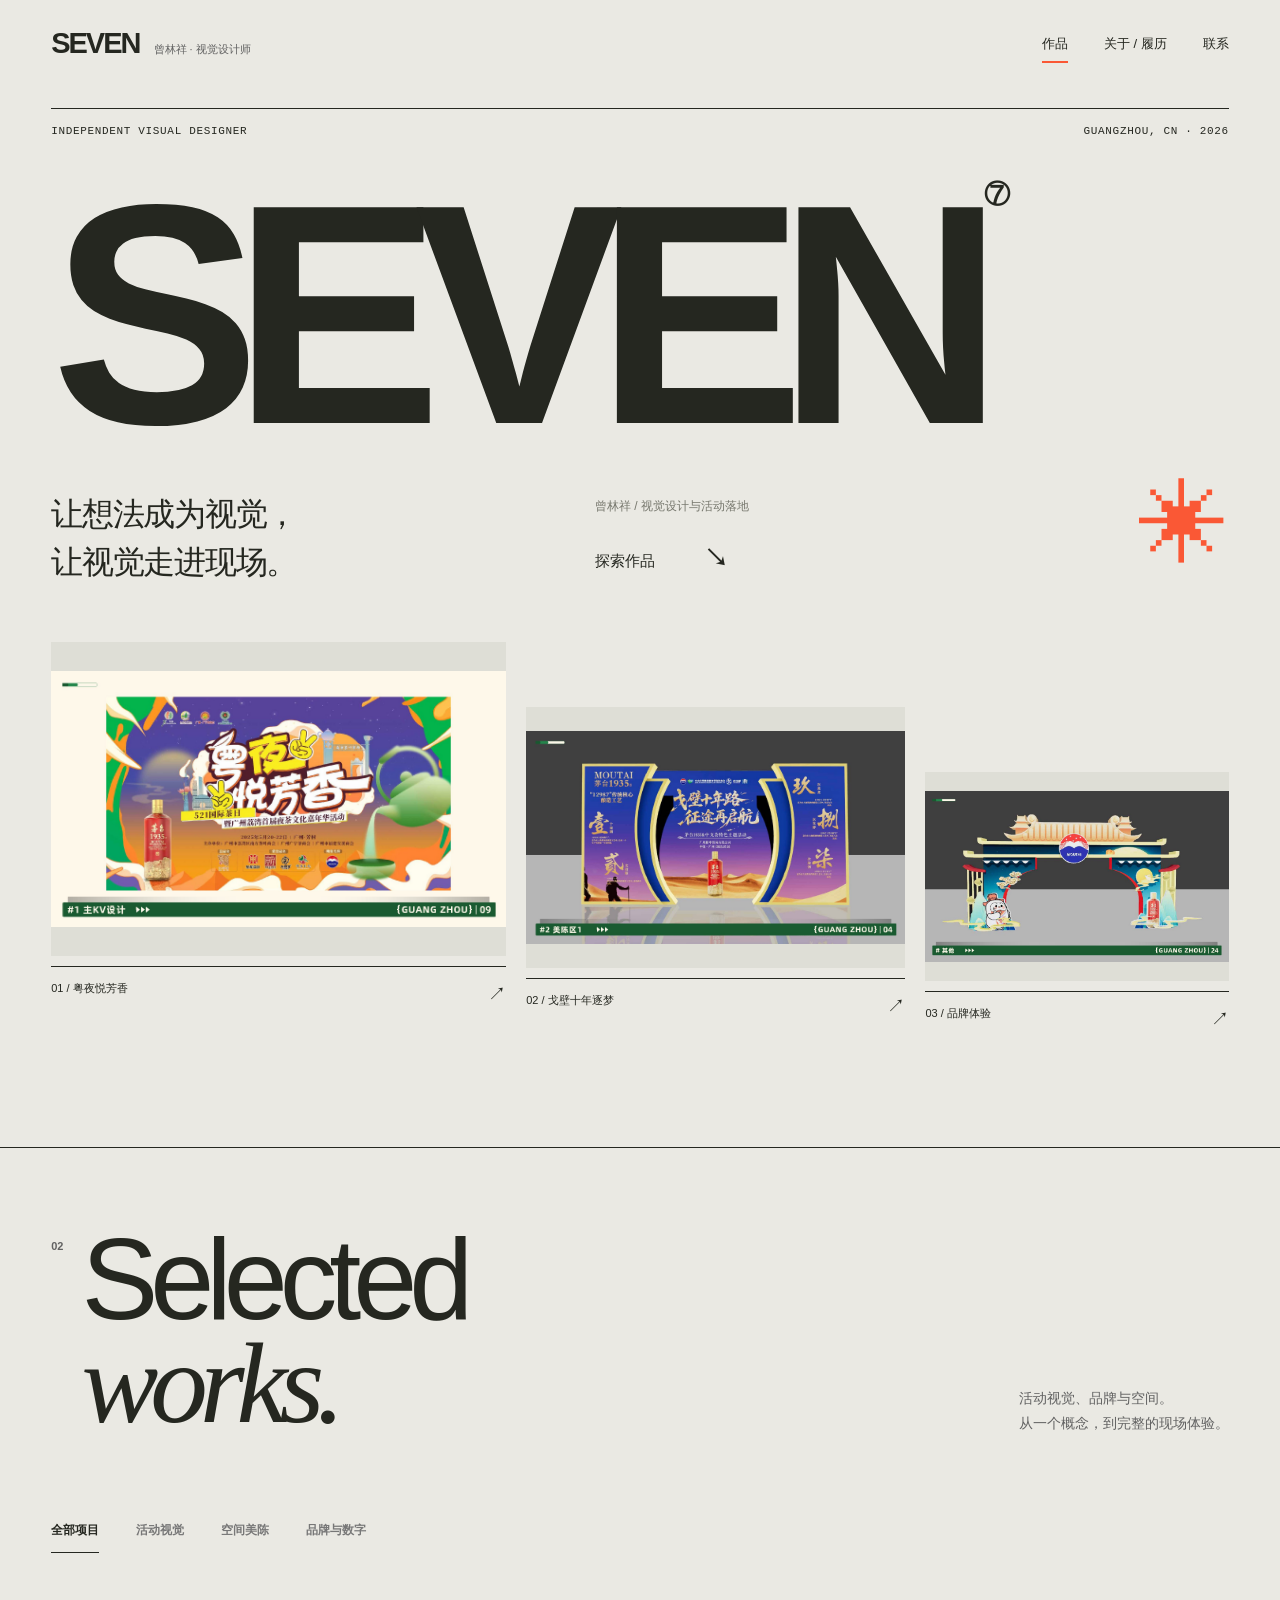
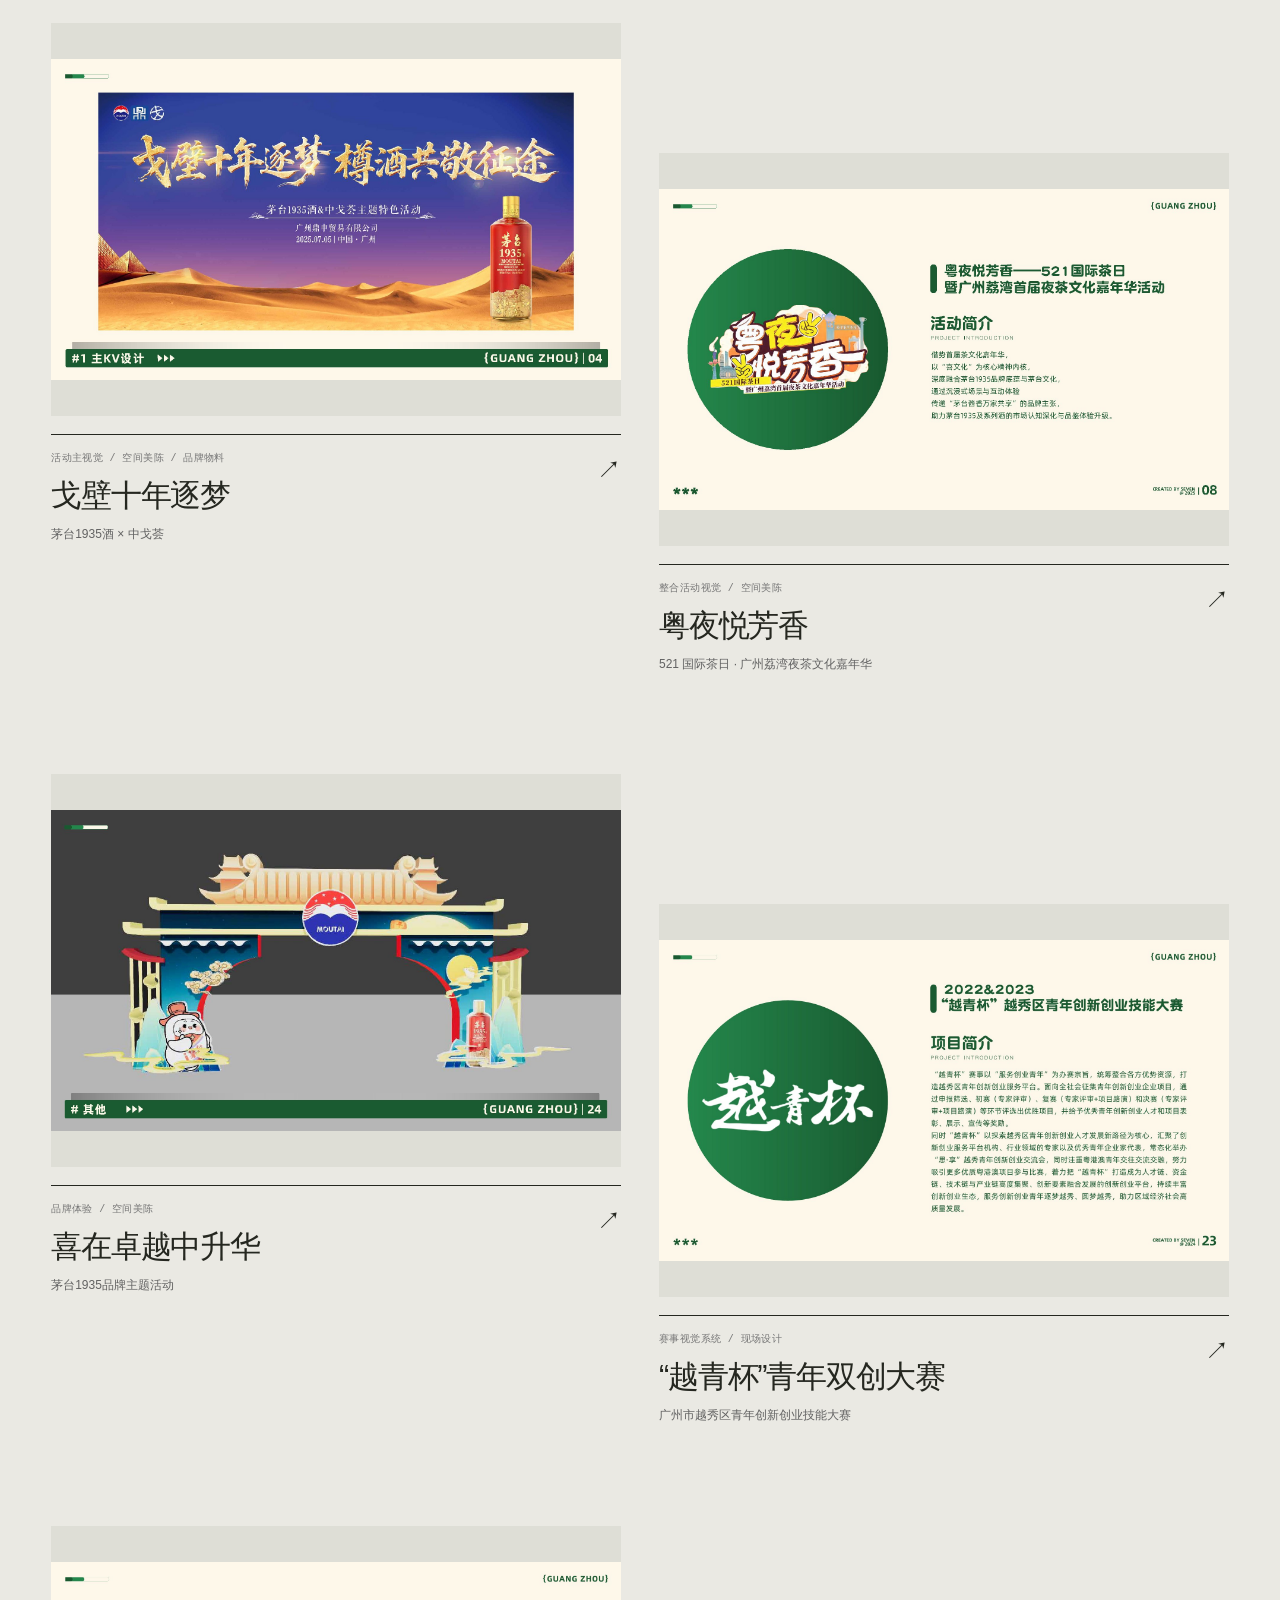
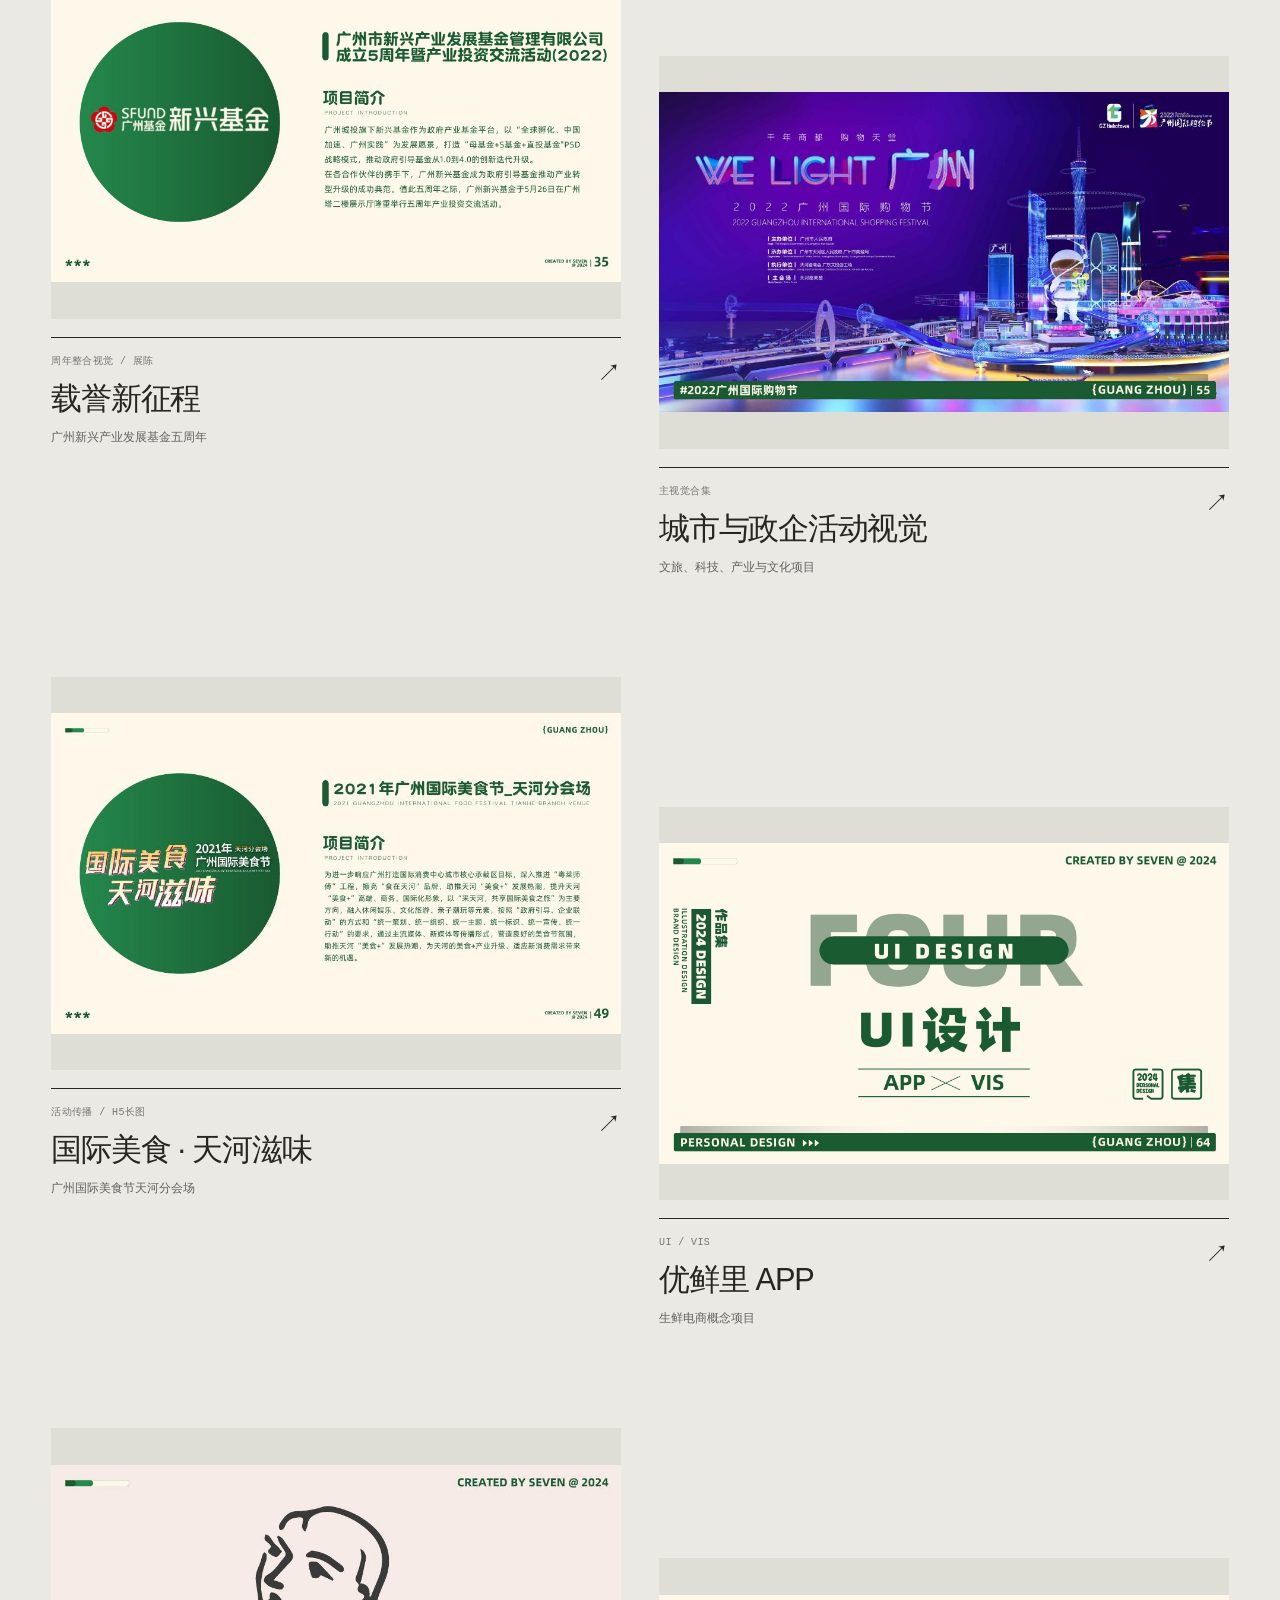
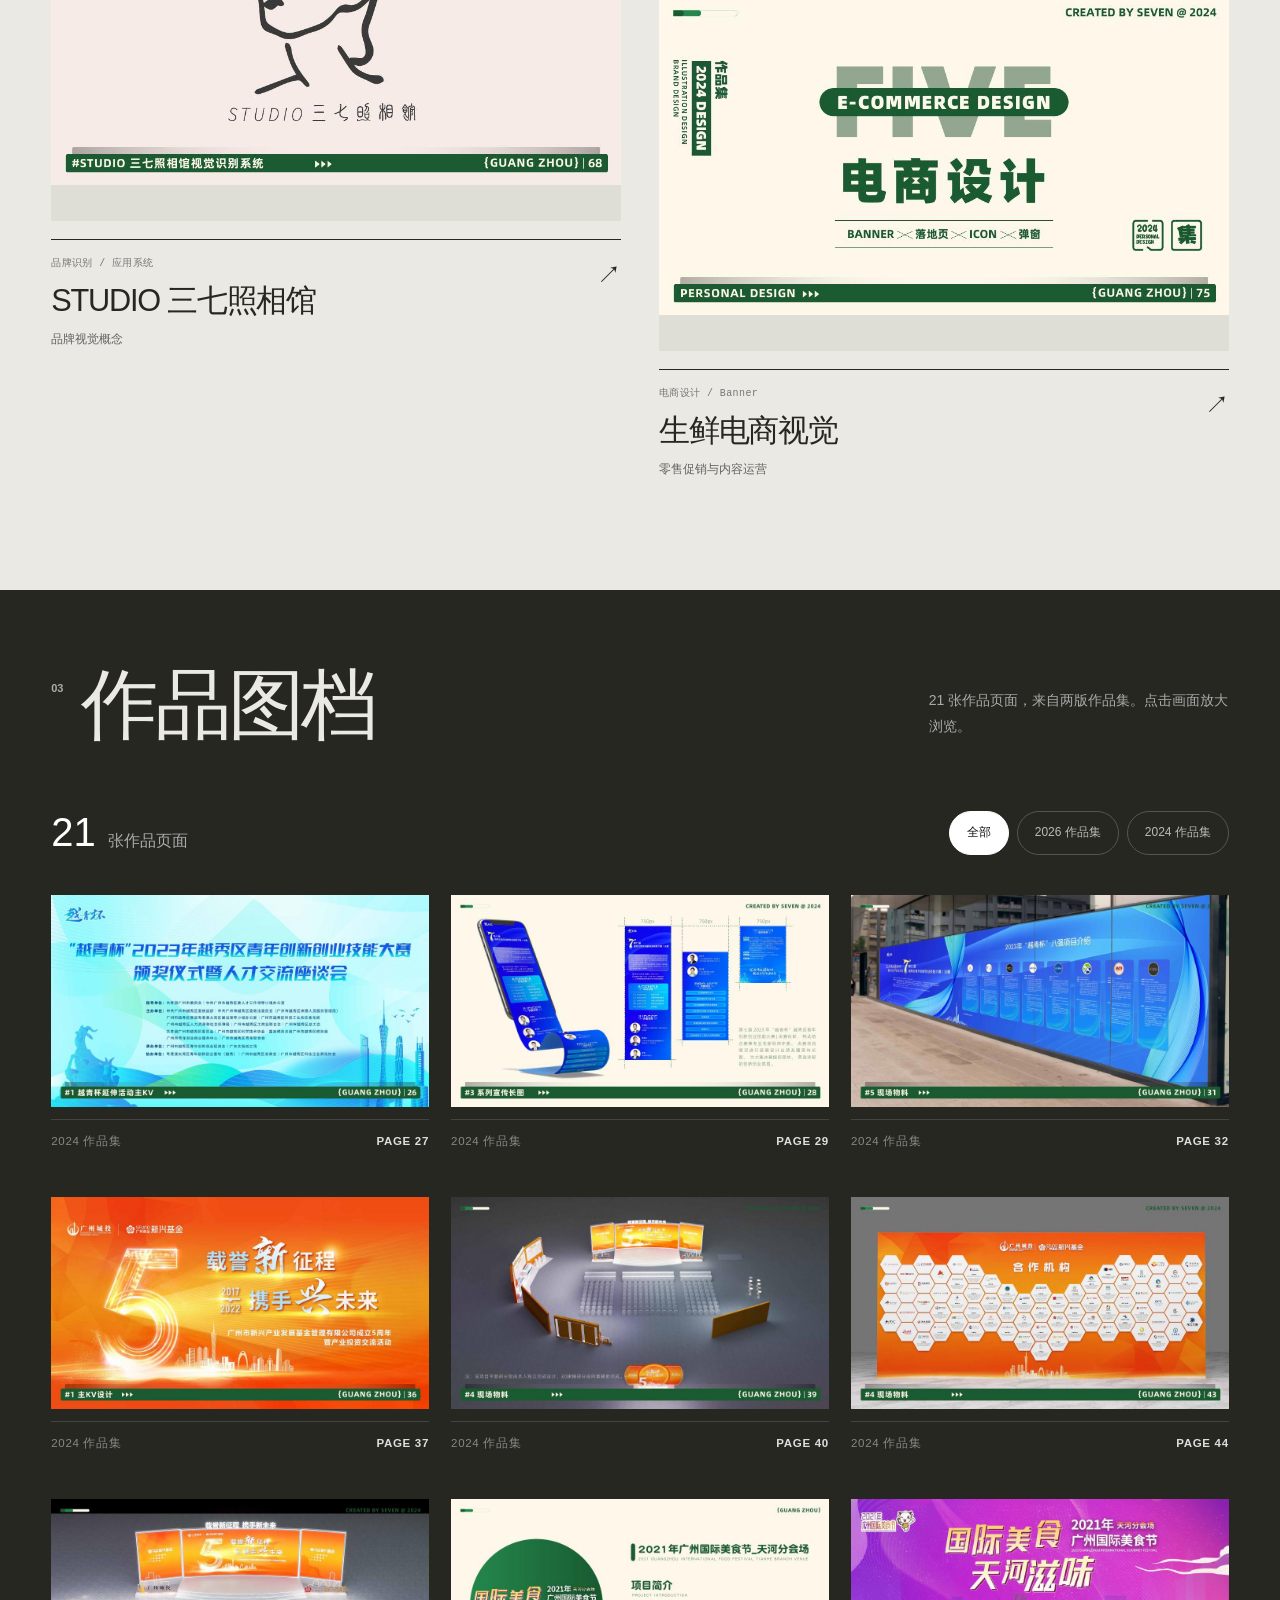
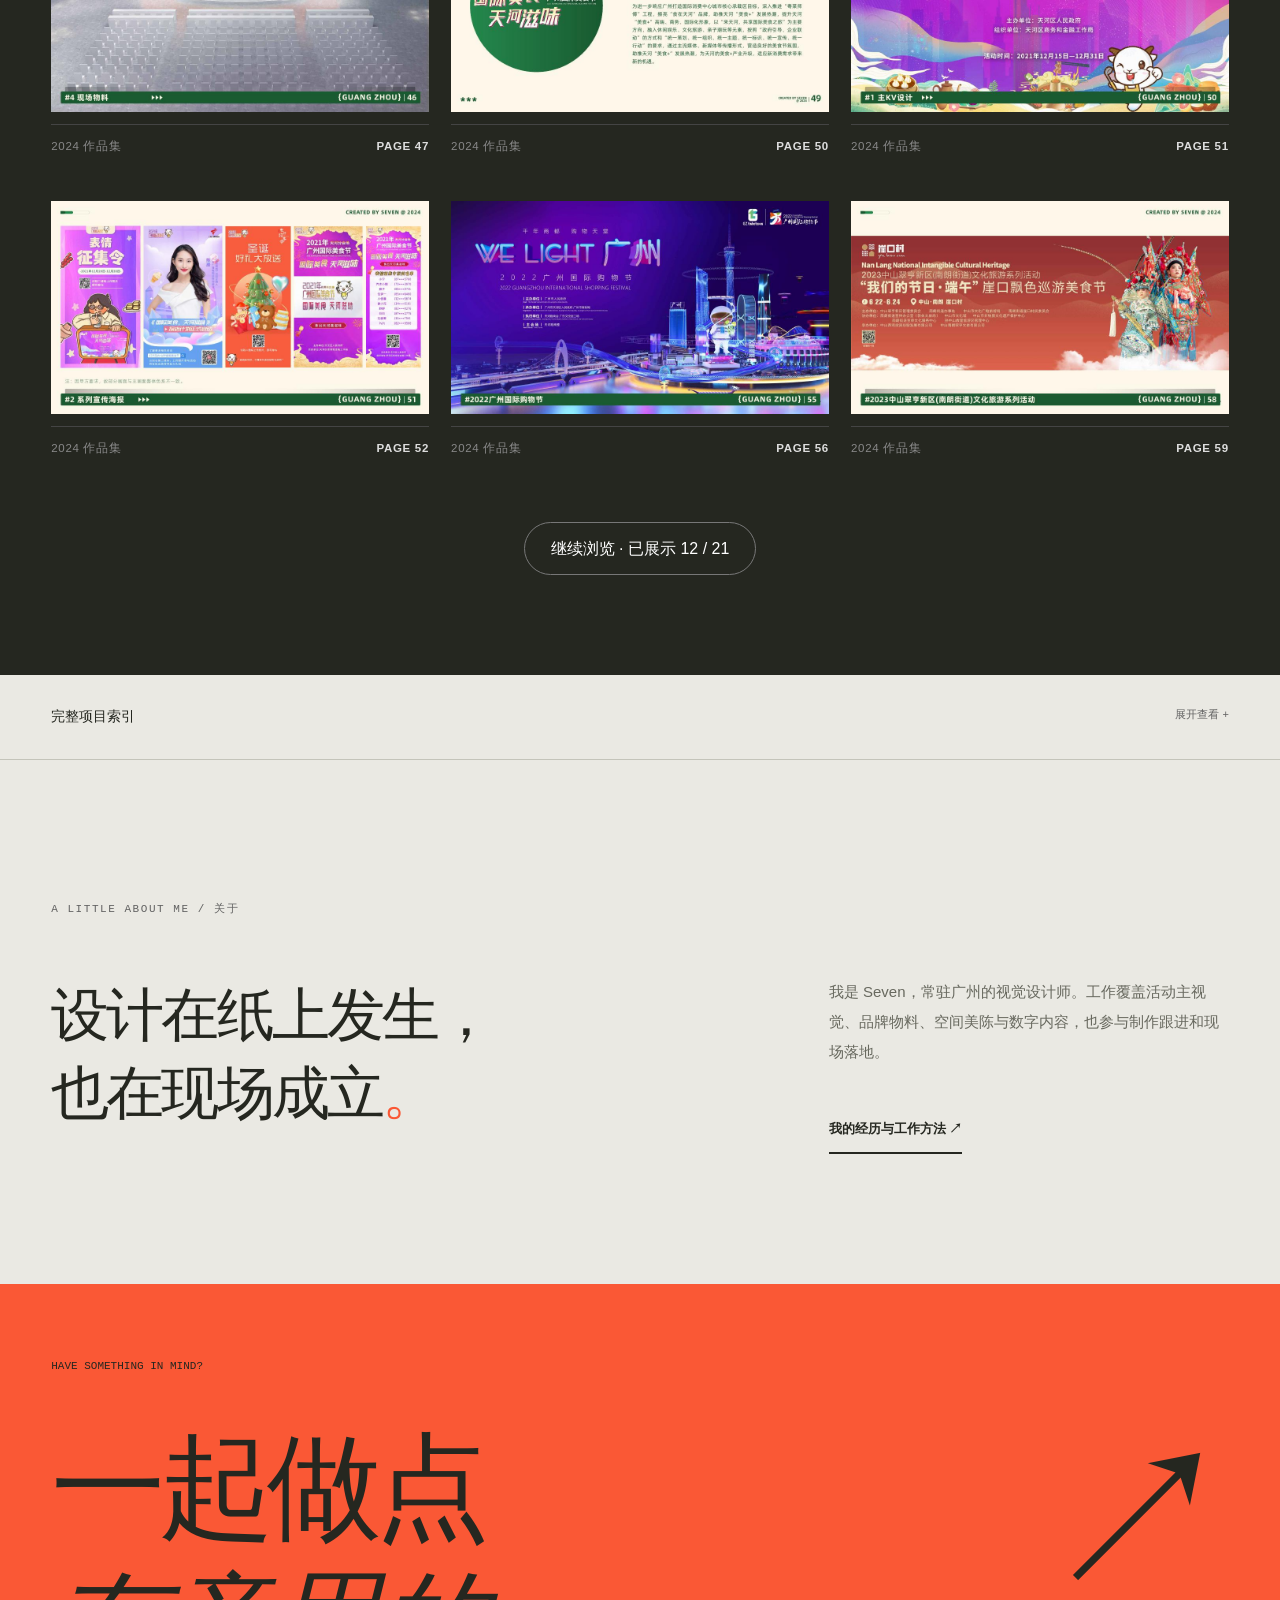
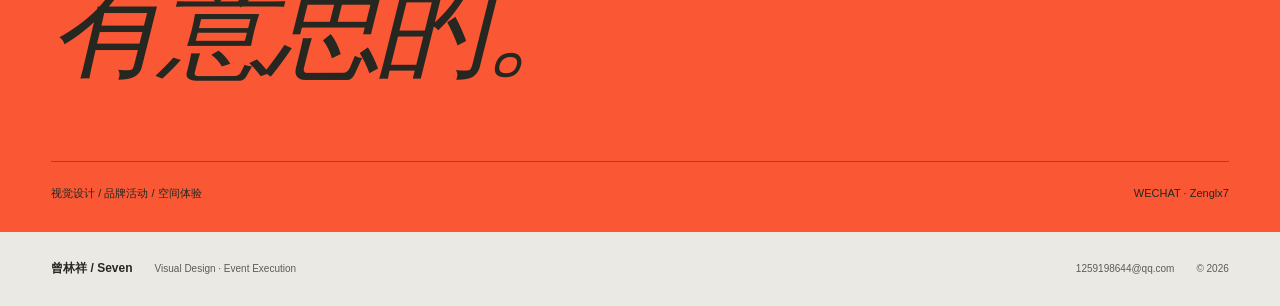
<file: index.html>
<!doctype html><html lang="zh-CN"><head><meta charset="utf-8"><meta name="viewport" content="width=device-width,initial-scale=1"><title>曾林祥 Seven — 视觉设计与活动执行</title><meta name="description" content="曾林祥的个人作品网站，收录活动主视觉、空间美陈、品牌视觉、数字内容与项目执行案例。"><link rel="icon" href="data:image/svg+xml,%3Csvg xmlns='http://www.w3.org/2000/svg' viewBox='0 0 64 64'%3E%3Crect width='64' height='64' fill='%23151515'/%3E%3Ctext x='32' y='44' text-anchor='middle' font-size='38' font-family='Arial' font-weight='700' fill='white'%3E7%3C/text%3E%3C/svg%3E"><link rel="stylesheet" href="styles.css?v=20261114-2"><link rel="stylesheet" href="editorial.css?v=20261114-2"></head><body class="portfolio-home">
<header class="site-header"><a class="logo" href="index.html"><b>SEVEN</b><span>曾林祥 · 视觉设计师</span></a><nav><a class="active" href="index.html">作品</a><a href="about.html">关于 / 履历</a><a href="mailto:1259198644@qq.com">联系</a></nav></header>
<main>
<section class="studio-hero">
<div class="hero-meta"><span>INDEPENDENT VISUAL DESIGNER</span><span>GUANGZHOU, CN · 2026</span></div>
<h1 class="seven-wordmark">SEVEN<span>⑦</span></h1>
<div class="hero-baseline"><p>让想法成为视觉，<br>让视觉走进现场。</p><div><span>曾林祥 / 视觉设计与活动落地</span><a href="#work">探索作品 <b>↘</b></a></div><a class="hero-star" href="about.html" aria-label="了解 Seven">&#10035;&#65038;</a></div>
<div class="hero-reel"><a href="project.html?id=1"><img src="tea-space-a.jpg" alt="粤夜悦芳香活动视觉" fetchpriority="high"><span>01 / 粤夜悦芳香 <b>↗</b></span></a><a href="project.html?id=0"><img src="gobi-space.jpg" alt="戈壁十年逐梦空间展示"><span>02 / 戈壁十年逐梦 <b>↗</b></span></a><a href="project.html?id=2"><img src="heritage-exhibit.jpg" alt="茅台1935品牌空间"><span>03 / 品牌体验 <b>↗</b></span></a></div>
</section>
<section class="work-section" id="work"><div class="section-title"><div><span>02</span><h2>Selected<br><i>works.</i></h2></div><p>活动视觉、品牌与空间。<br>从一个概念，到完整的现场体验。</p></div><div class="filters" aria-label="项目分类"><button class="active" data-filter="all">全部项目</button><button data-filter="event">活动视觉</button><button data-filter="space">空间美陈</button><button data-filter="digital">品牌与数字</button></div><section id="projects" class="project-list"></section></section>
<section class="full-archive" id="archive"><div class="section-title"><div><span>03</span><h2>作品图档</h2></div><p>收录两版作品集现有的项目页面，点击任意画面可放大查看。</p></div><div class="archive-toolbar"><p><b id="archive-count">0</b> 张作品页面</p><div><button class="active" data-archive="all">全部</button><button data-archive="2026">2026 作品集</button><button data-archive="2024">2024 作品集</button></div></div><div class="archive-grid" id="archive-grid"></div></section>
<details class="project-directory"><summary>完整项目索引 <span>展开查看 +</span></summary><section class="project-index"><div class="section-title"><div><span>02</span><h2>更多项目经历</h2></div><p>作品集中的项目索引，持续整理为完整案例。</p></div><div class="index-columns"><div><h3>品牌活动 / 2024—2025</h3><ul><li>茅台匠心 · 汉酱传承品牌活动</li><li>汉酱（匠心传承）肇庆上市推介会</li><li>金秋揽明月 · 酱香醉神州</li><li>喜逢 · 蜃境次元世界</li><li>回溯青春 · 擎动蔚来足球邀请赛</li><li>匠心传承 · 羽你飞扬主题活动</li><li>以匠心 · 致不凡 · 敬奋斗品鉴会</li><li>相遇三年，i上酱香年度回馈喜逢荟</li><li>探索 DEEPSEEK · 驭鉴喜悦</li><li>暨南大学沙14庆功宴暨沙15启动仪式</li></ul></div><div><h3>政企与文化 / 2021—2024</h3><ul><li>天英汇创新创业服务平台</li><li>网易厦门数字产业中心游戏出海论坛</li><li>CITC · 网易创新创业大赛华南赛区</li><li>广州国际购物节</li><li>广佛同城共读活动</li><li>天河路商圈品牌宣传服务</li><li>中山翠亨崖口飘色嘉年华</li><li>广州文化创意产业链强链补链项目</li><li>越秀区文旅体产业高质量发展大会</li><li>首届广州智慧康养装备创新设计大赛</li></ul></div><div><h3>常见交付范围</h3><ul class="scope-list"><li>主视觉 KV 与主题字</li><li>系列海报与朋友圈长图</li><li>H5 邀请函与活动信息页</li><li>签到、舞台与展示空间</li><li>产品陈列与互动美陈</li><li>画册、折页与活动手册</li><li>导视、证件与桌面物料</li><li>礼赠包装与定制用品</li><li>终端 SI、招牌与灯箱</li><li>制作跟进与现场执行</li></ul></div></div></section>
</details><section class="studio-about"><p class="kicker">A LITTLE ABOUT ME / 关于</p><h2>设计在纸上发生，<br>也在现场成立<span>。</span></h2><div><p>我是 Seven，常驻广州的视觉设计师。工作覆盖活动主视觉、品牌物料、空间美陈与数字内容，也参与制作跟进和现场落地。</p><a class="text-link" href="about.html">我的经历与工作方法 ↗</a></div></section>
<section class="studio-contact"><p>HAVE SOMETHING IN MIND?</p><a href="mailto:1259198644@qq.com">一起做点<br><i>有意思的。</i><span>↗</span></a><div><span>视觉设计 / 品牌活动 / 空间体验</span><span>WECHAT · Zenglx7</span></div></section>
</main><footer><div><b>曾林祥 / Seven</b><span>Visual Design · Event Execution</span></div><div><a href="mailto:1259198644@qq.com">1259198644@qq.com</a><span>© 2026</span></div></footer><script src="projects.js?v=20260913-1"></script><script src="site.js?v=20261114-2"></script></body></html>
</file>
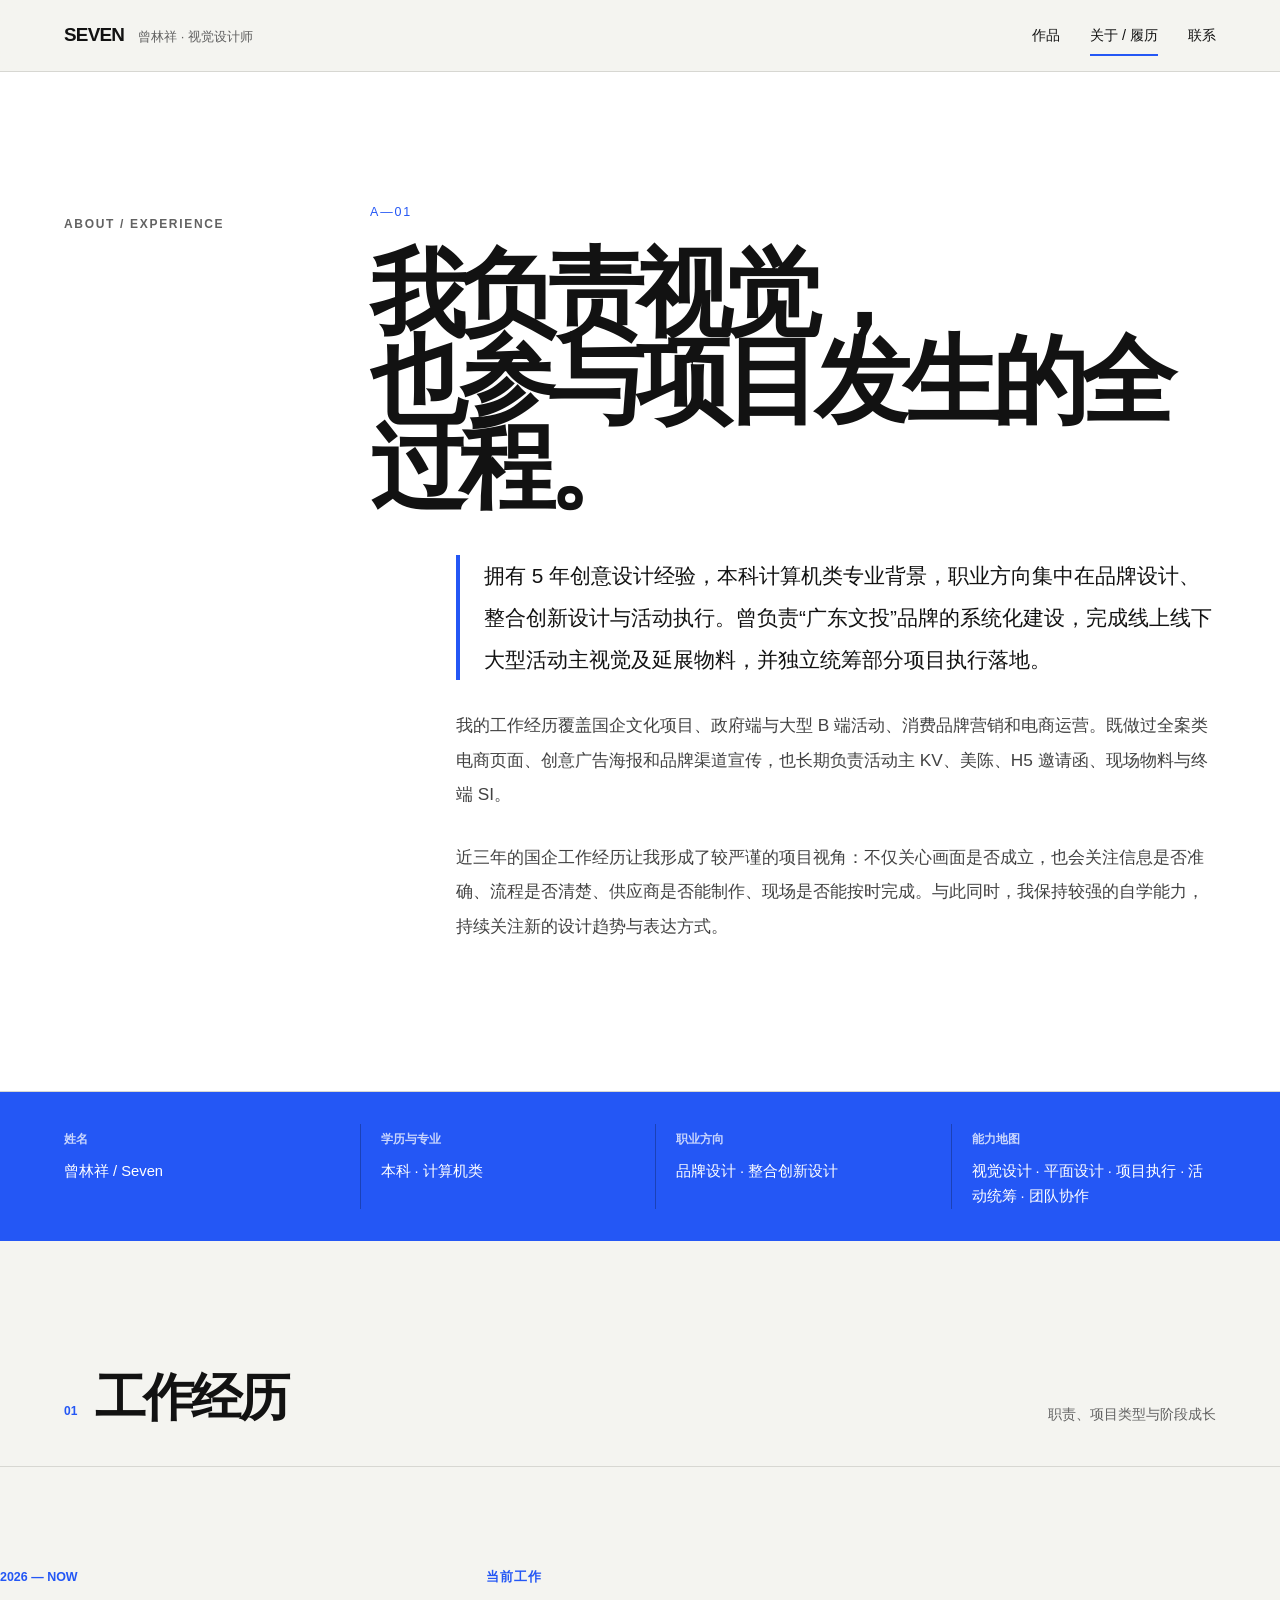
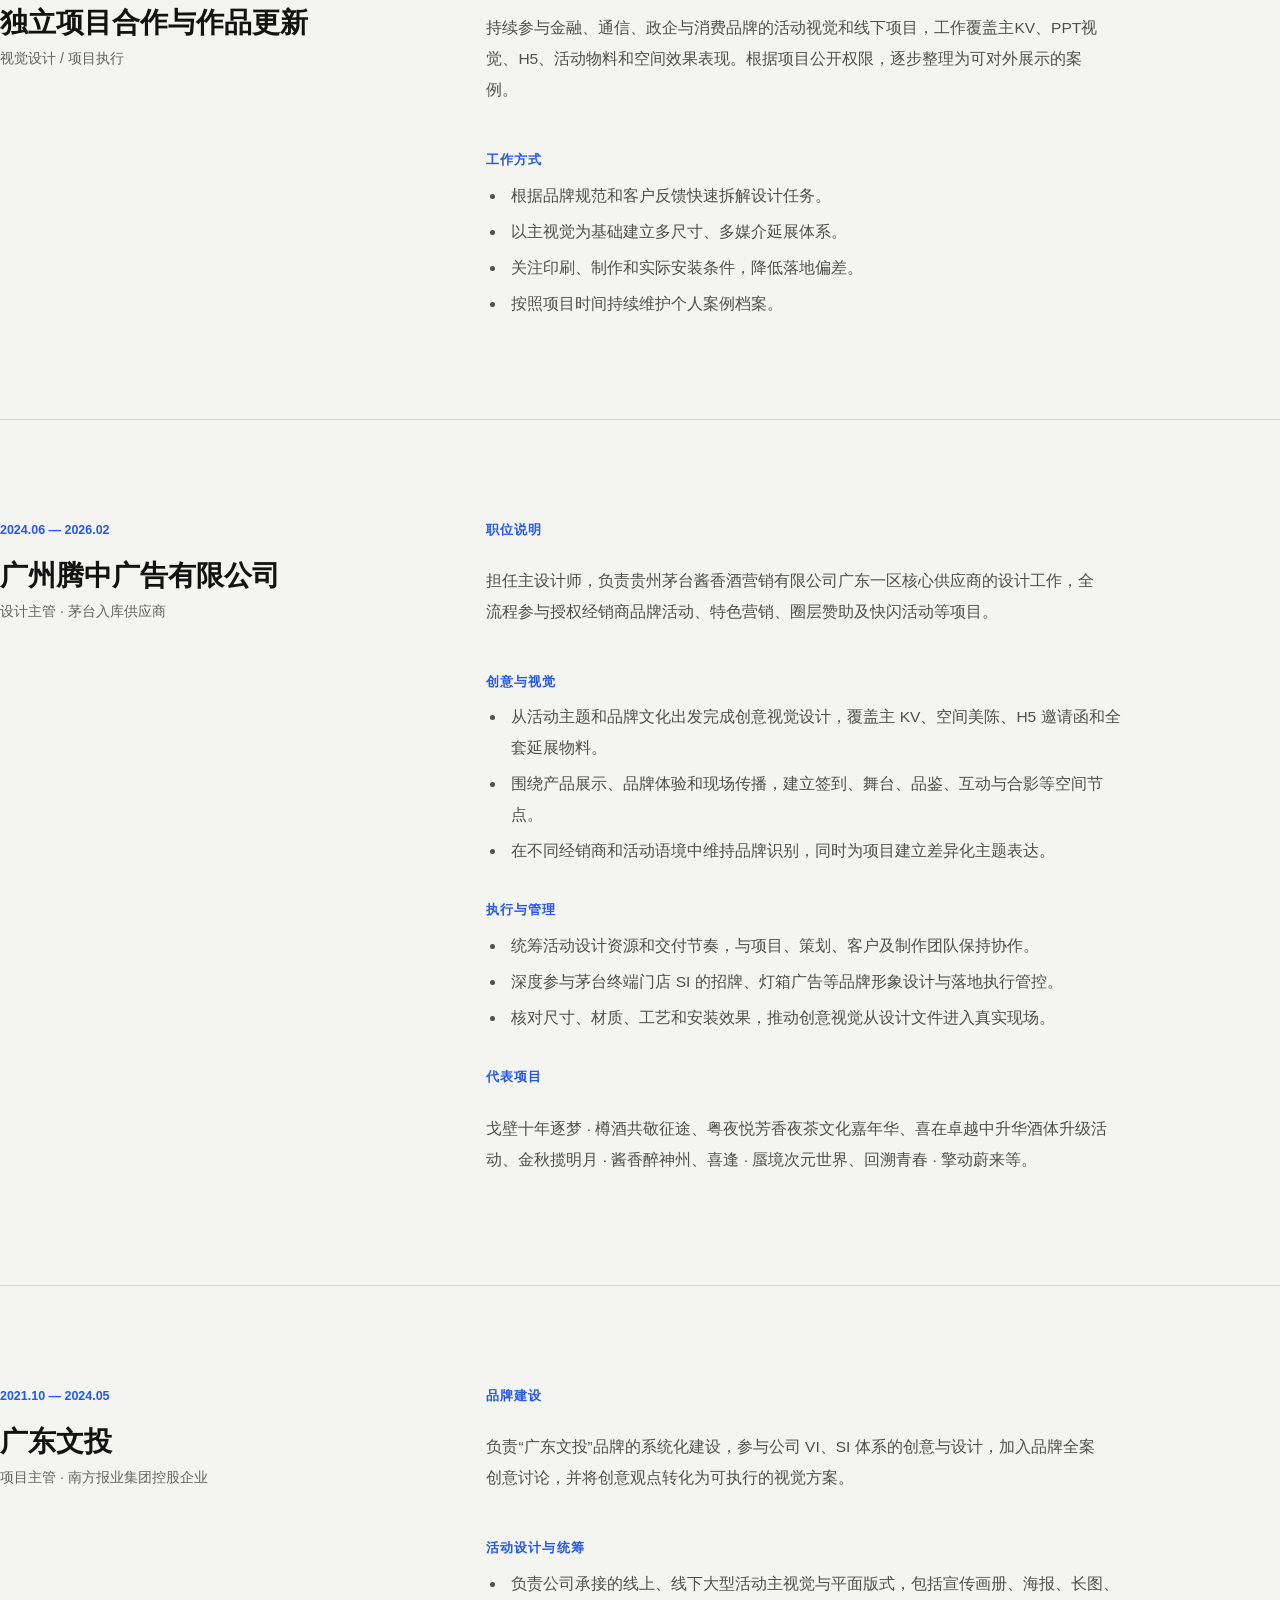
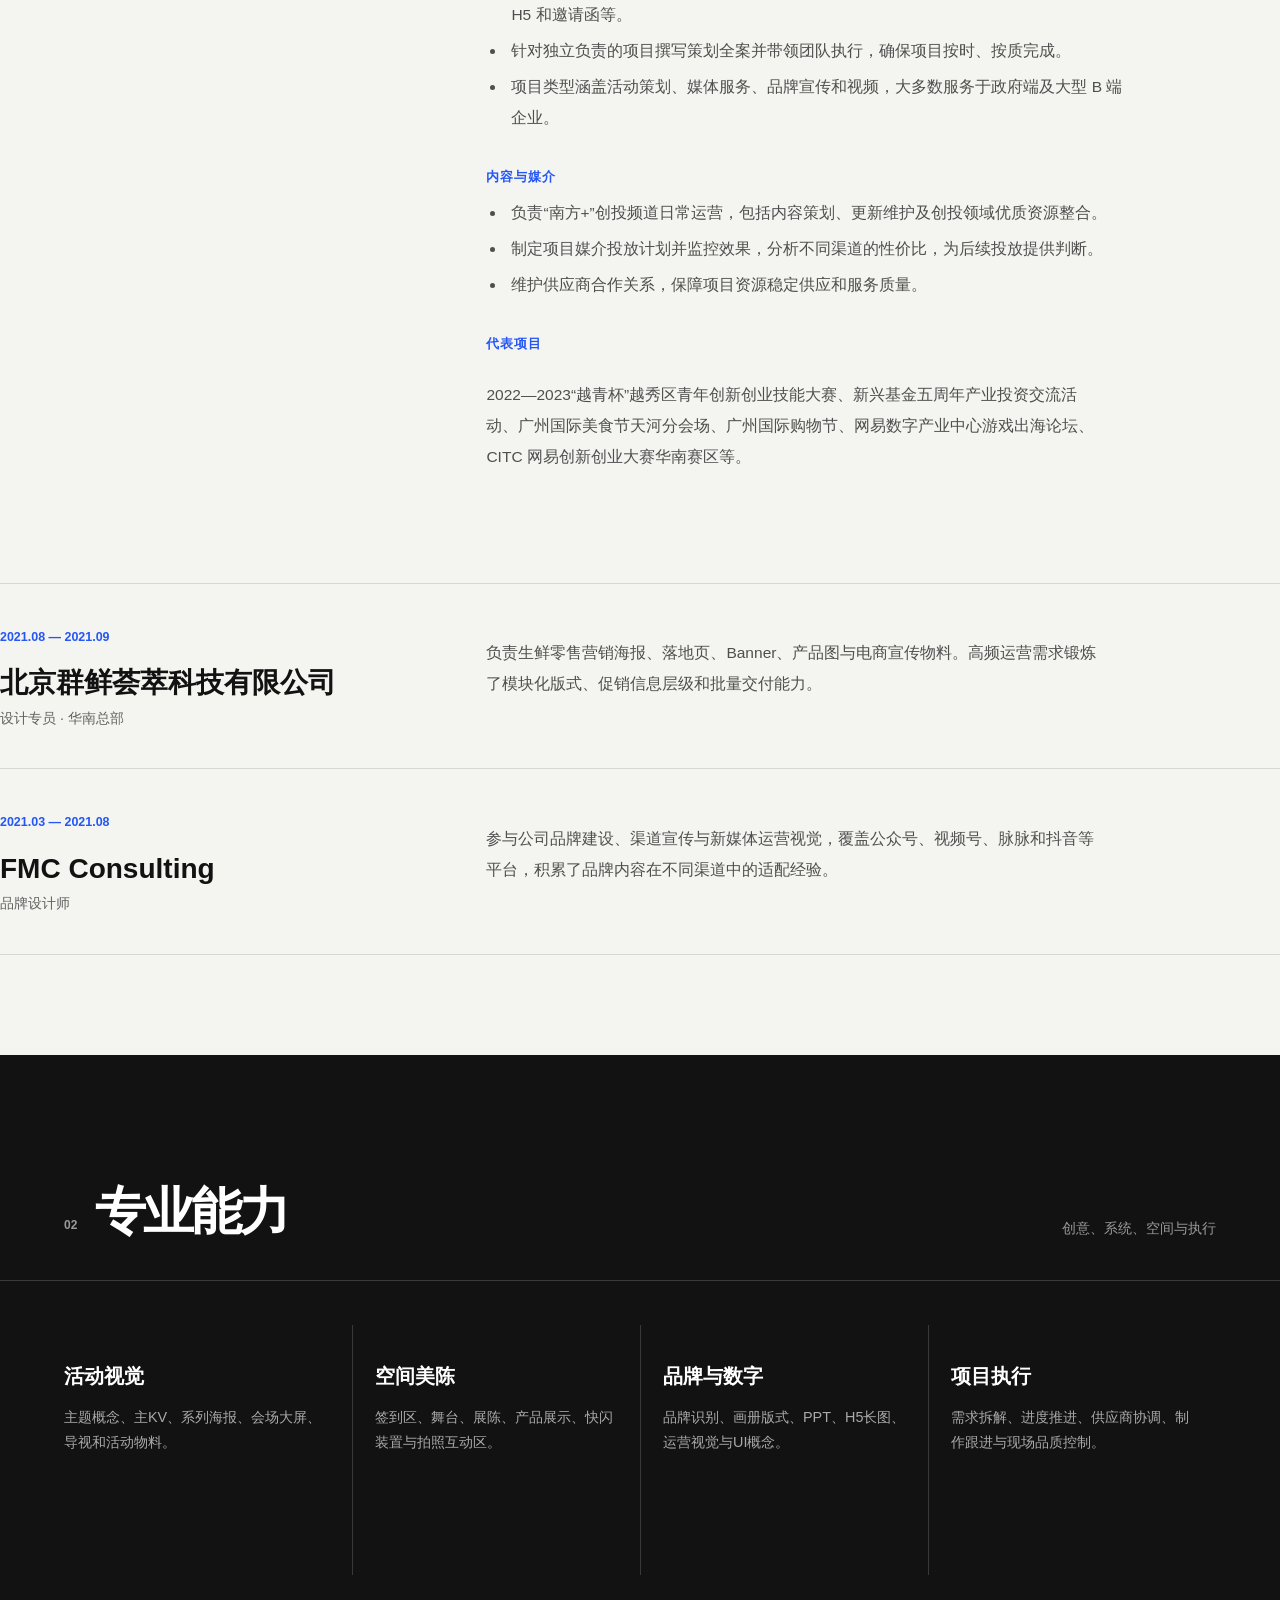
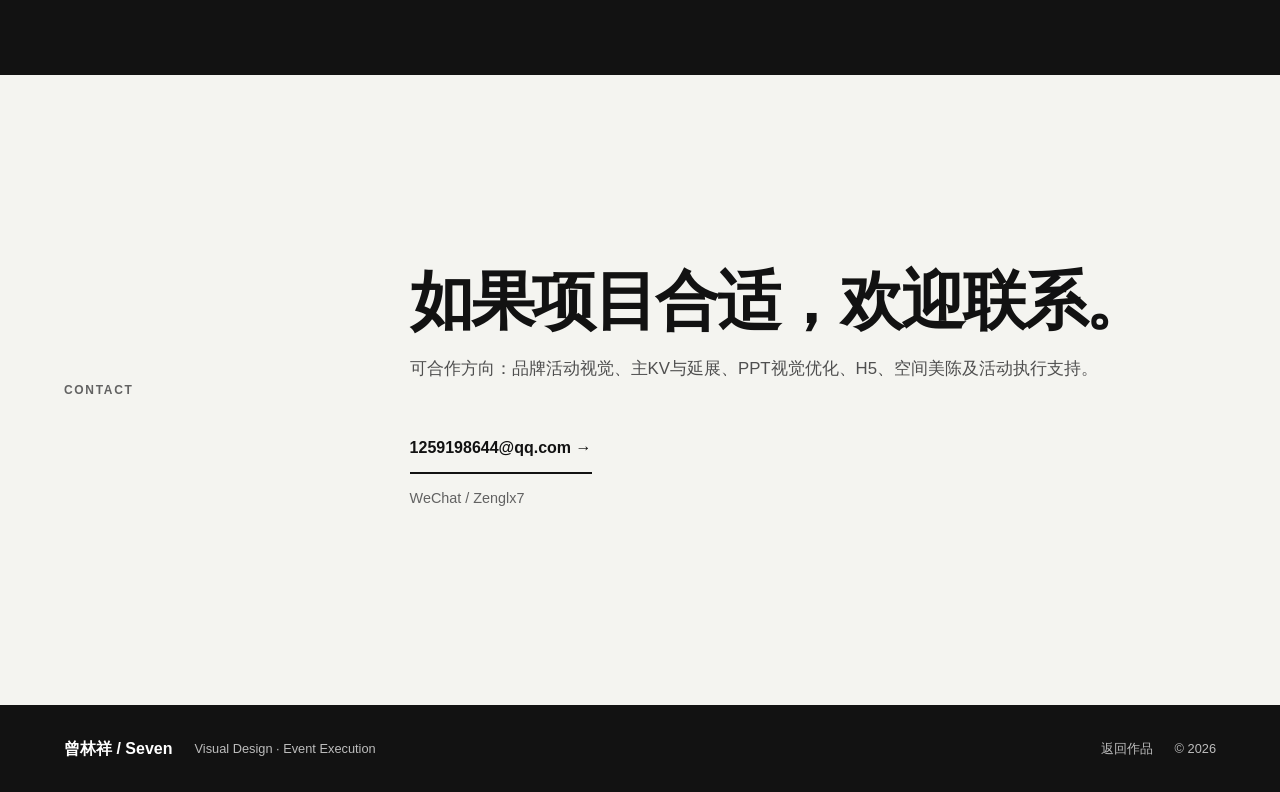
<file: about.html>
<!doctype html><html lang="zh-CN"><head><meta charset="utf-8"><meta name="viewport" content="width=device-width,initial-scale=1"><title>关于与履历 — 曾林祥 Seven</title><meta name="description" content="曾林祥的工作经历、项目职责、专业能力与联系方式。"><link rel="stylesheet" href="styles.css?v=20261114-1"></head><body><header class="site-header"><a class="logo" href="index.html"><b>SEVEN</b><span>曾林祥 · 视觉设计师</span></a><nav><a href="index.html">作品</a><a class="active" href="about.html">关于 / 履历</a><a href="mailto:1259198644@qq.com">联系</a></nav></header><main>
<section class="about-intro"><p class="kicker">ABOUT / EXPERIENCE</p><div><span class="about-index" aria-hidden="true">A—01</span><h1>我负责视觉，<br>也参与项目发生的全过程。</h1><p class="about-lead">拥有 5 年创意设计经验，本科计算机类专业背景，职业方向集中在品牌设计、整合创新设计与活动执行。曾负责“广东文投”品牌的系统化建设，完成线上线下大型活动主视觉及延展物料，并独立统筹部分项目执行落地。</p><p>我的工作经历覆盖国企文化项目、政府端与大型 B 端活动、消费品牌营销和电商运营。既做过全案类电商页面、创意广告海报和品牌渠道宣传，也长期负责活动主 KV、美陈、H5 邀请函、现场物料与终端 SI。</p><p>近三年的国企工作经历让我形成了较严谨的项目视角：不仅关心画面是否成立，也会关注信息是否准确、流程是否清楚、供应商是否能制作、现场是否能按时完成。与此同时，我保持较强的自学能力，持续关注新的设计趋势与表达方式。</p></div></section>
<section class="profile-data"><div><b>姓名</b><p>曾林祥 / Seven</p></div><div><b>学历与专业</b><p>本科 · 计算机类</p></div><div><b>职业方向</b><p>品牌设计 · 整合创新设计</p></div><div><b>能力地图</b><p>视觉设计 · 平面设计 · 项目执行 · 活动统筹 · 团队协作</p></div></section>
<section class="experience"><div class="section-title"><div><span>01</span><h2>工作经历</h2></div><p>职责、项目类型与阶段成长</p></div>
<article class="job"><div class="job-meta"><time>2026 — NOW</time><h3>独立项目合作与作品更新</h3><p>视觉设计 / 项目执行</p></div><div class="job-body"><h4>当前工作</h4><p>持续参与金融、通信、政企与消费品牌的活动视觉和线下项目，工作覆盖主KV、PPT视觉、H5、活动物料和空间效果表现。根据项目公开权限，逐步整理为可对外展示的案例。</p><h4>工作方式</h4><ul><li>根据品牌规范和客户反馈快速拆解设计任务。</li><li>以主视觉为基础建立多尺寸、多媒介延展体系。</li><li>关注印刷、制作和实际安装条件，降低落地偏差。</li><li>按照项目时间持续维护个人案例档案。</li></ul></div></article>
<article class="job"><div class="job-meta"><time>2024.06 — 2026.02</time><h3>广州腾中广告有限公司</h3><p>设计主管 · 茅台入库供应商</p></div><div class="job-body"><h4>职位说明</h4><p>担任主设计师，负责贵州茅台酱香酒营销有限公司广东一区核心供应商的设计工作，全流程参与授权经销商品牌活动、特色营销、圈层赞助及快闪活动等项目。</p><h4>创意与视觉</h4><ul><li>从活动主题和品牌文化出发完成创意视觉设计，覆盖主 KV、空间美陈、H5 邀请函和全套延展物料。</li><li>围绕产品展示、品牌体验和现场传播，建立签到、舞台、品鉴、互动与合影等空间节点。</li><li>在不同经销商和活动语境中维持品牌识别，同时为项目建立差异化主题表达。</li></ul><h4>执行与管理</h4><ul><li>统筹活动设计资源和交付节奏，与项目、策划、客户及制作团队保持协作。</li><li>深度参与茅台终端门店 SI 的招牌、灯箱广告等品牌形象设计与落地执行管控。</li><li>核对尺寸、材质、工艺和安装效果，推动创意视觉从设计文件进入真实现场。</li></ul><h4>代表项目</h4><p>戈壁十年逐梦 · 樽酒共敬征途、粤夜悦芳香夜茶文化嘉年华、喜在卓越中升华酒体升级活动、金秋揽明月 · 酱香醉神州、喜逢 · 蜃境次元世界、回溯青春 · 擎动蔚来等。</p></div></article>
<article class="job"><div class="job-meta"><time>2021.10 — 2024.05</time><h3>广东文投</h3><p>项目主管 · 南方报业集团控股企业</p></div><div class="job-body"><h4>品牌建设</h4><p>负责“广东文投”品牌的系统化建设，参与公司 VI、SI 体系的创意与设计，加入品牌全案创意讨论，并将创意观点转化为可执行的视觉方案。</p><h4>活动设计与统筹</h4><ul><li>负责公司承接的线上、线下大型活动主视觉与平面版式，包括宣传画册、海报、长图、H5 和邀请函等。</li><li>针对独立负责的项目撰写策划全案并带领团队执行，确保项目按时、按质完成。</li><li>项目类型涵盖活动策划、媒体服务、品牌宣传和视频，大多数服务于政府端及大型 B 端企业。</li></ul><h4>内容与媒介</h4><ul><li>负责“南方+”创投频道日常运营，包括内容策划、更新维护及创投领域优质资源整合。</li><li>制定项目媒介投放计划并监控效果，分析不同渠道的性价比，为后续投放提供判断。</li><li>维护供应商合作关系，保障项目资源稳定供应和服务质量。</li></ul><h4>代表项目</h4><p>2022—2023“越青杯”越秀区青年创新创业技能大赛、新兴基金五周年产业投资交流活动、广州国际美食节天河分会场、广州国际购物节、网易数字产业中心游戏出海论坛、CITC 网易创新创业大赛华南赛区等。</p></div></article>
<article class="job compact"><div class="job-meta"><time>2021.08 — 2021.09</time><h3>北京群鲜荟萃科技有限公司</h3><p>设计专员 · 华南总部</p></div><div class="job-body"><p>负责生鲜零售营销海报、落地页、Banner、产品图与电商宣传物料。高频运营需求锻炼了模块化版式、促销信息层级和批量交付能力。</p></div></article>
<article class="job compact"><div class="job-meta"><time>2021.03 — 2021.08</time><h3>FMC Consulting</h3><p>品牌设计师</p></div><div class="job-body"><p>参与公司品牌建设、渠道宣传与新媒体运营视觉，覆盖公众号、视频号、脉脉和抖音等平台，积累了品牌内容在不同渠道中的适配经验。</p></div></article></section>
<section class="skills-section"><div class="section-title inverse"><div><span>02</span><h2>专业能力</h2></div><p>创意、系统、空间与执行</p></div><div class="skills-grid"><article><h3>活动视觉</h3><p>主题概念、主KV、系列海报、会场大屏、导视和活动物料。</p></article><article><h3>空间美陈</h3><p>签到区、舞台、展陈、产品展示、快闪装置与拍照互动区。</p></article><article><h3>品牌与数字</h3><p>品牌识别、画册版式、PPT、H5长图、运营视觉与UI概念。</p></article><article><h3>项目执行</h3><p>需求拆解、进度推进、供应商协调、制作跟进与现场品质控制。</p></article></div></section>
<section class="contact-section"><p class="kicker">CONTACT</p><div><h2>如果项目合适，欢迎联系。</h2><p>可合作方向：品牌活动视觉、主KV与延展、PPT视觉优化、H5、空间美陈及活动执行支持。</p><a href="mailto:1259198644@qq.com">1259198644@qq.com →</a><span>WeChat / Zenglx7</span></div></section></main><footer><div><b>曾林祥 / Seven</b><span>Visual Design · Event Execution</span></div><div><a href="index.html">返回作品</a><span>© 2026</span></div></footer><script src="site.js?v=20261114-1"></script></body></html>
</file>
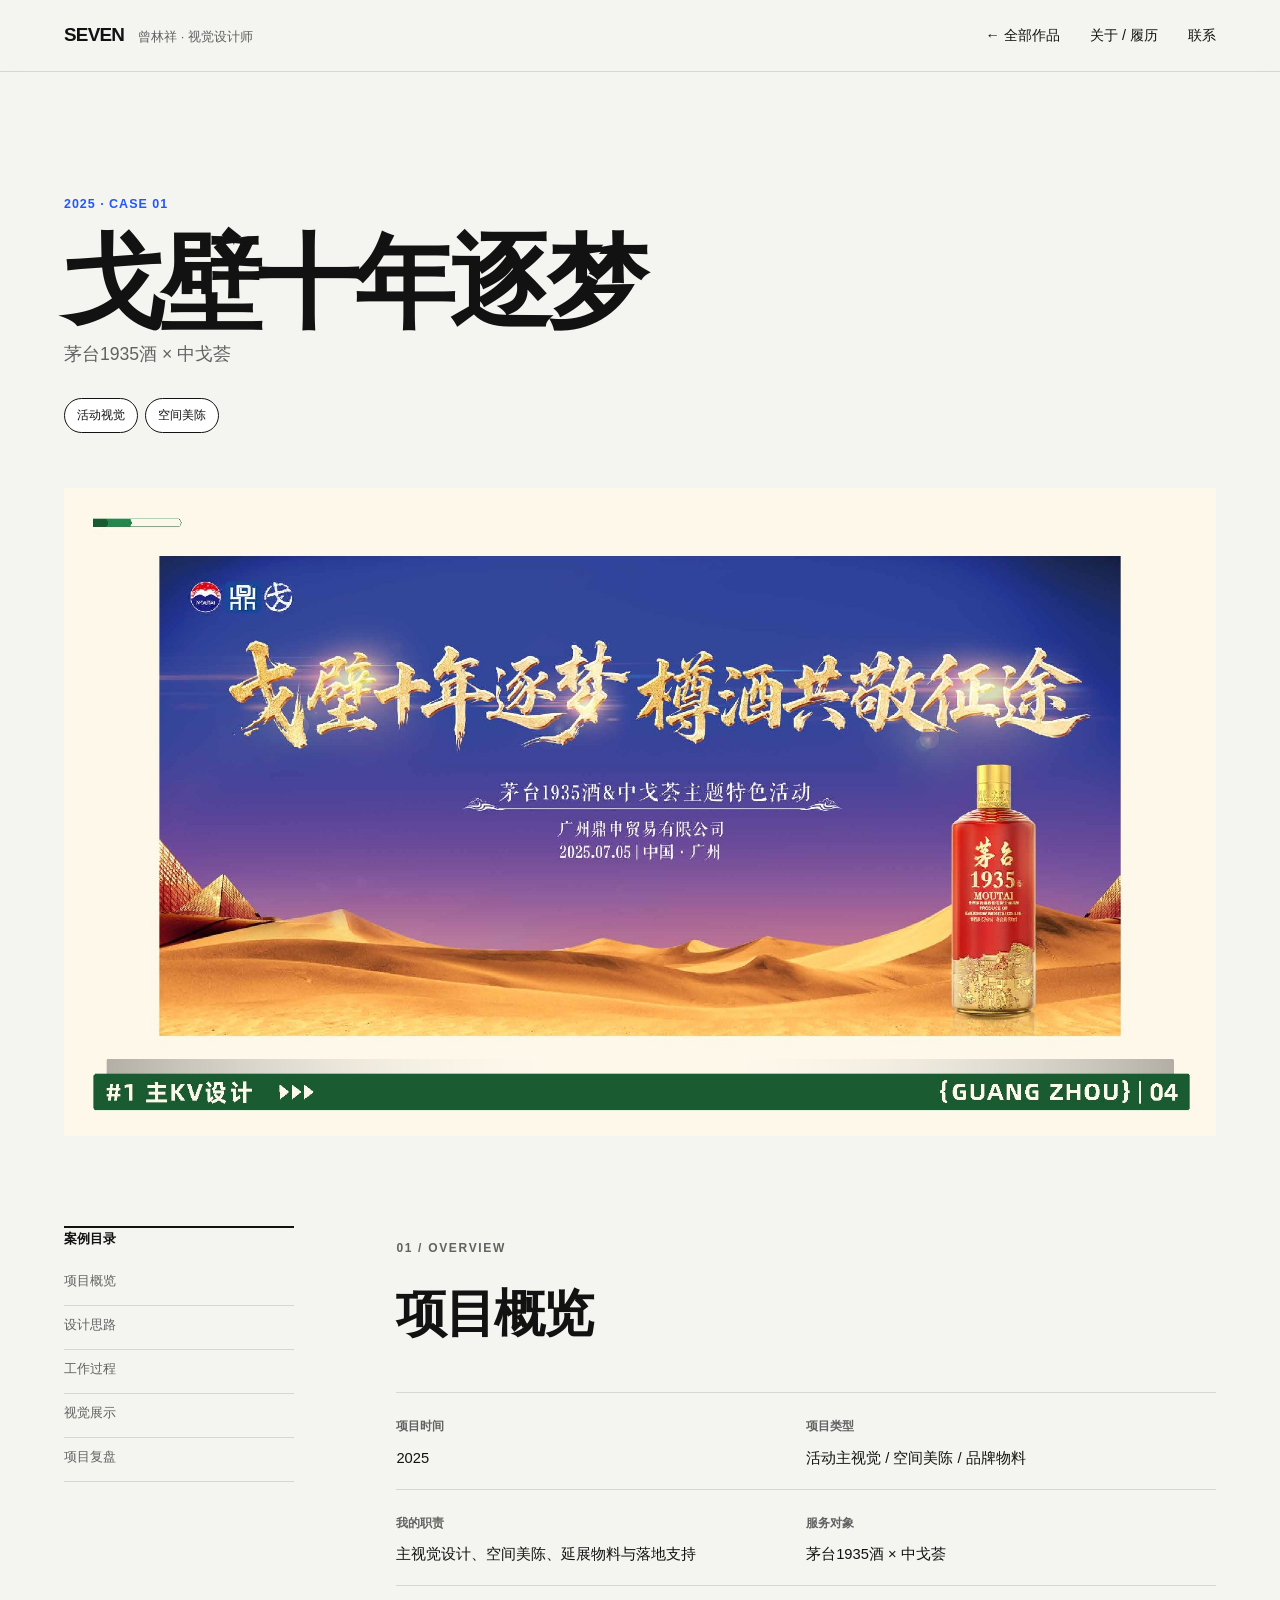
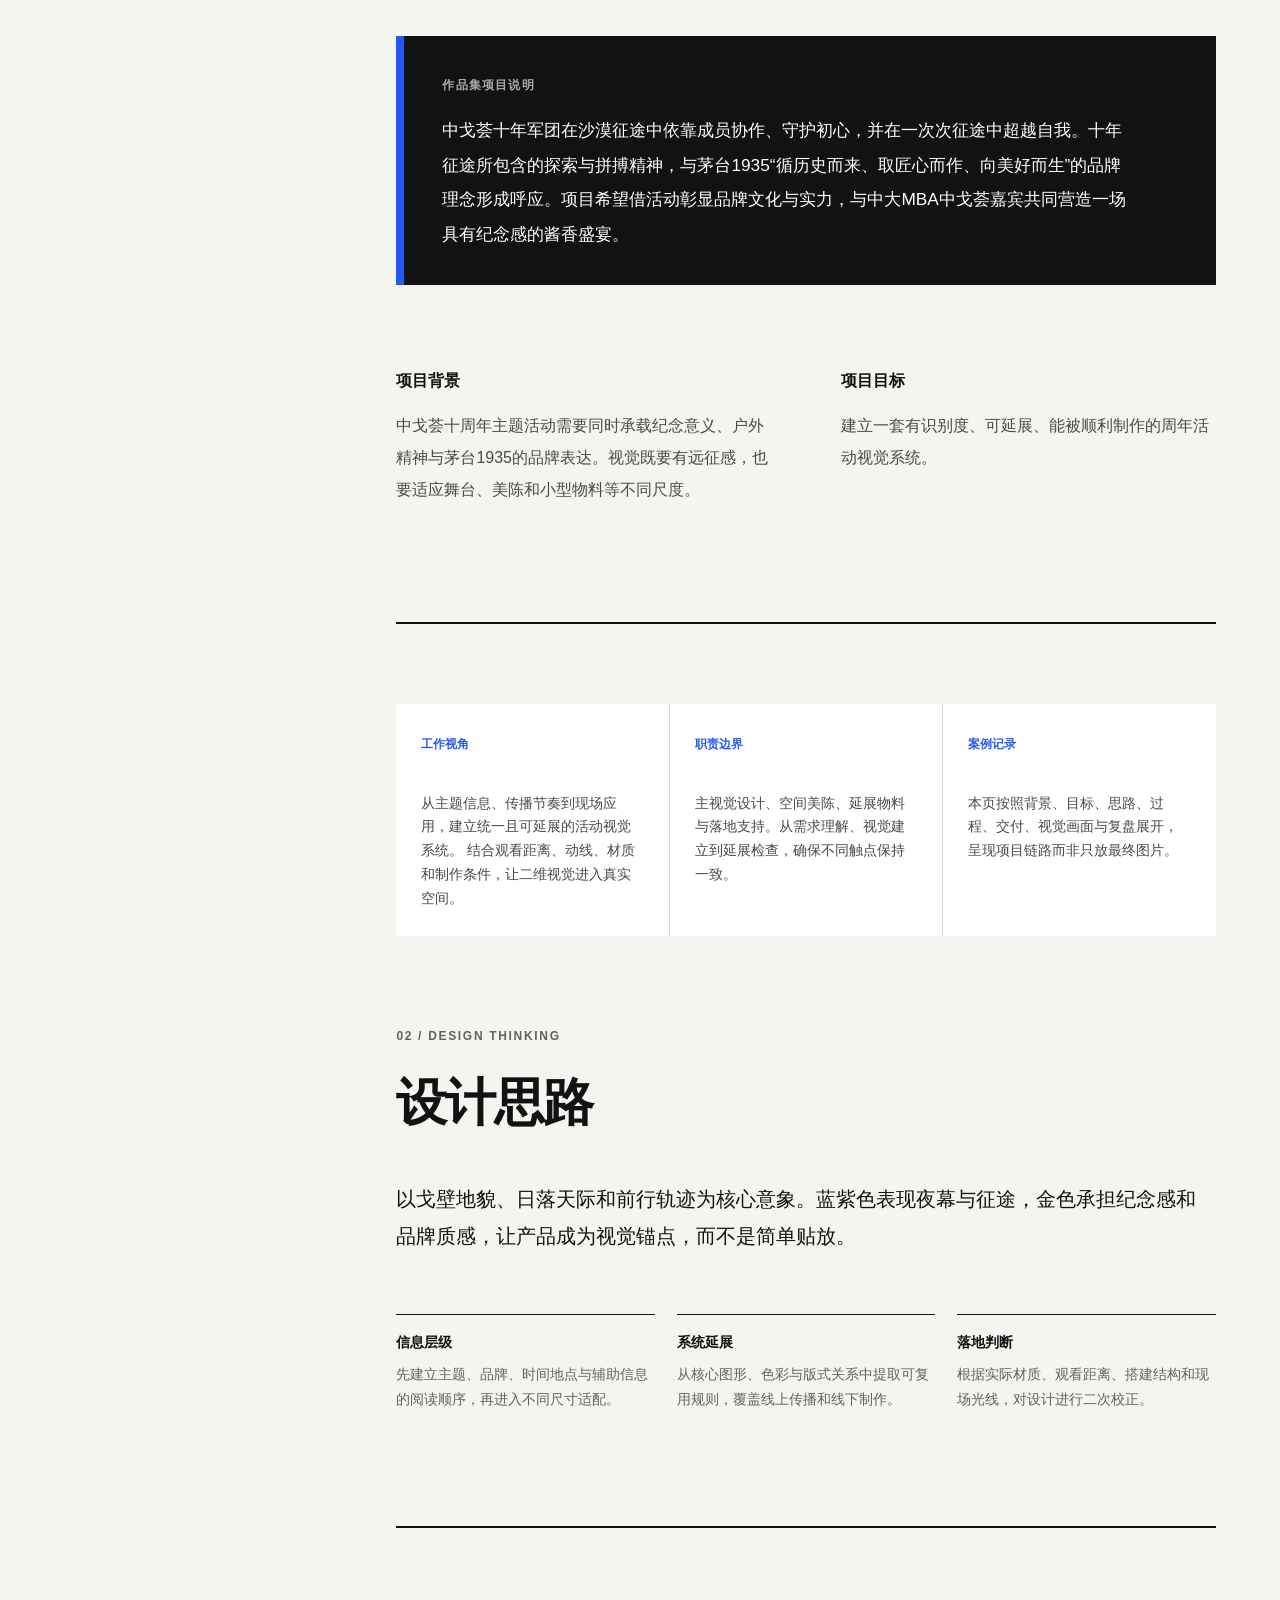
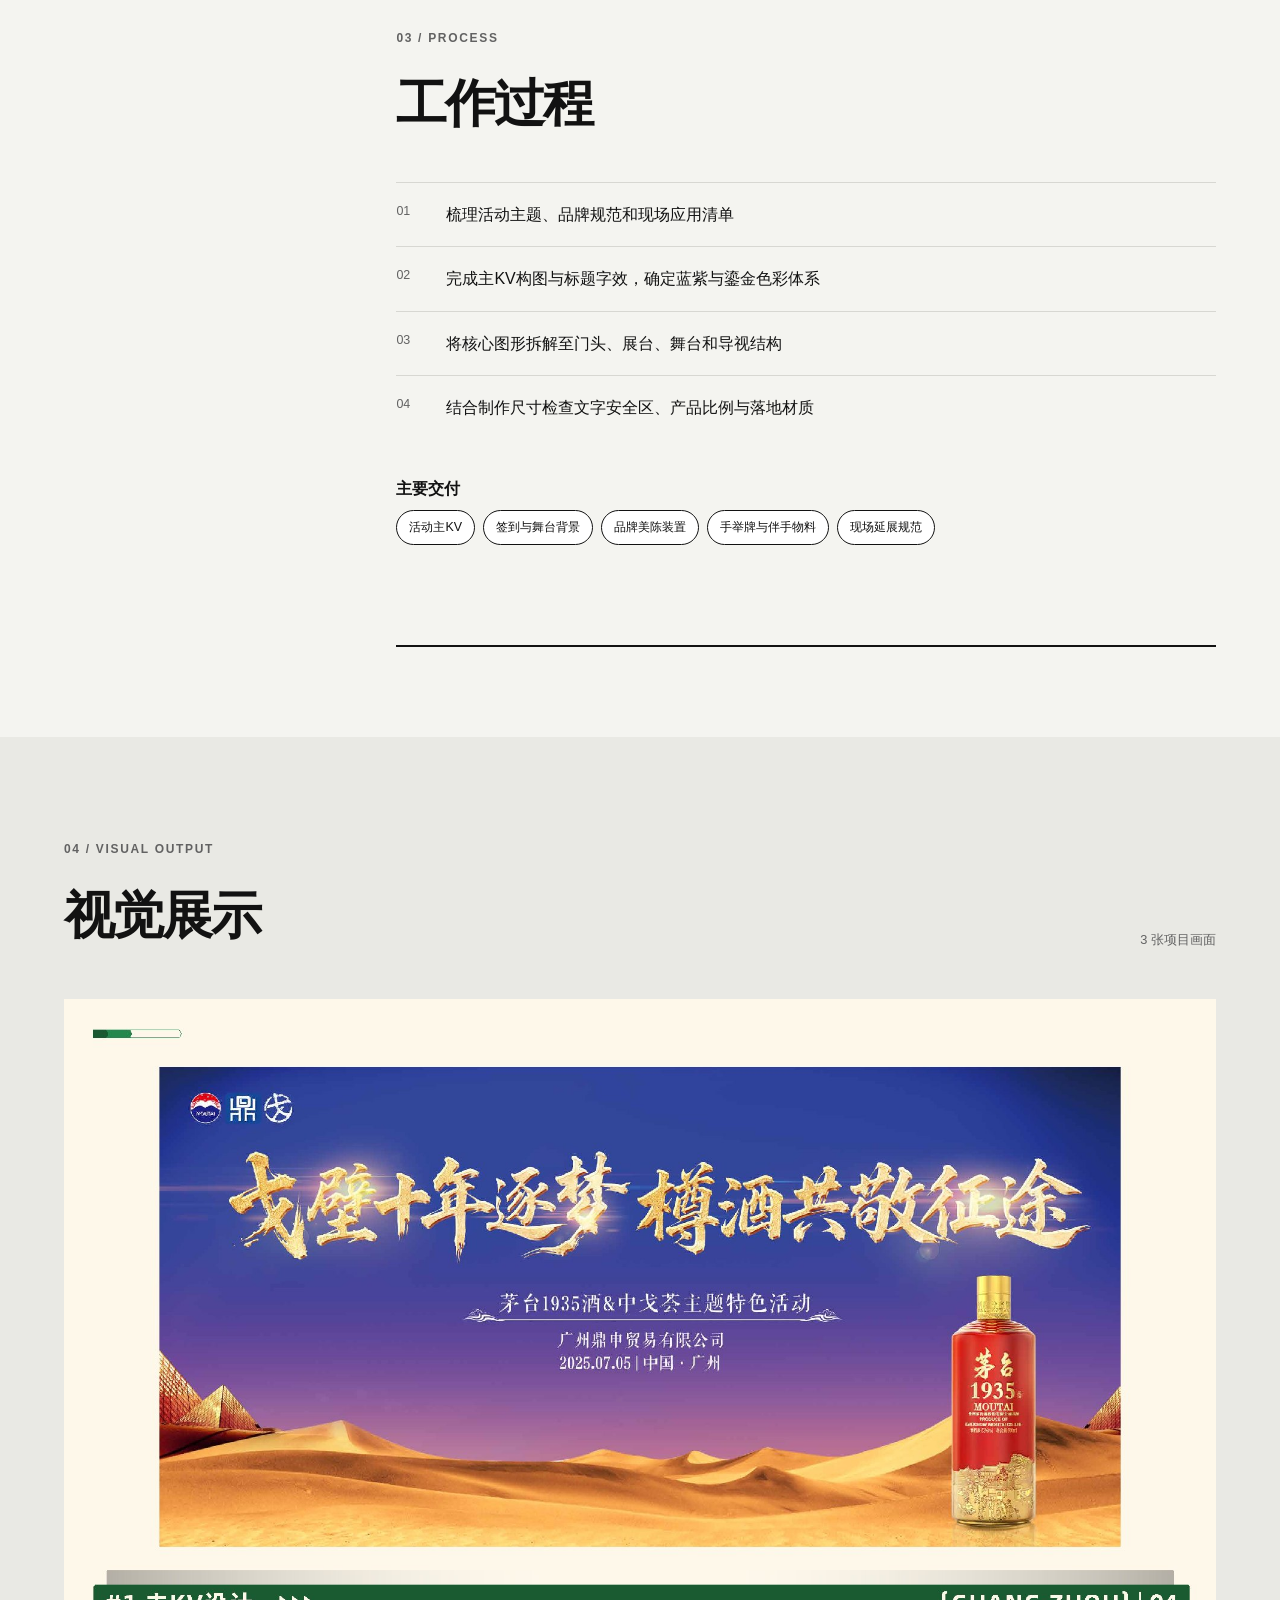
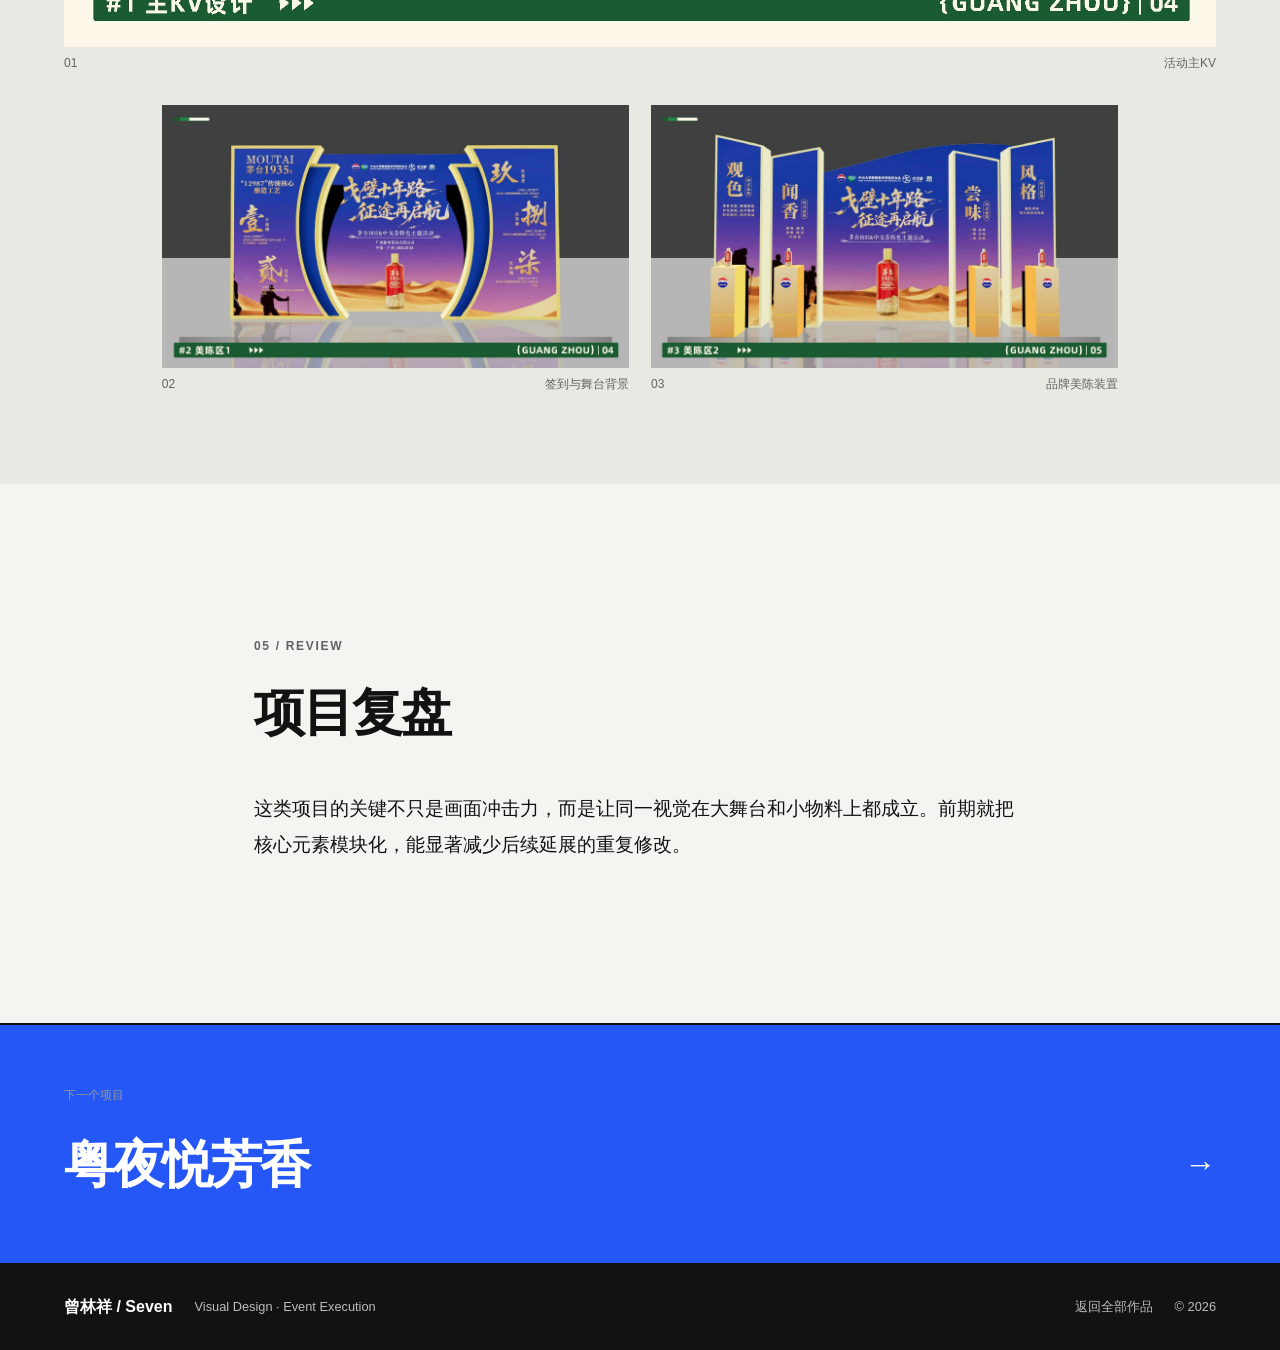
<file: project.html>
<!doctype html><html lang="zh-CN"><head><meta charset="utf-8"><meta name="viewport" content="width=device-width,initial-scale=1"><title>项目案例 — Seven</title><link rel="stylesheet" href="styles.css?v=20261114-1"></head><body><header class="site-header"><a class="logo" href="index.html"><b>SEVEN</b><span>曾林祥 · 视觉设计师</span></a><nav><a href="index.html">← 全部作品</a><a href="about.html">关于 / 履历</a><a href="mailto:1259198644@qq.com">联系</a></nav></header><main id="detail"></main><footer><div><b>曾林祥 / Seven</b><span>Visual Design · Event Execution</span></div><div><a href="index.html">返回全部作品</a><span>© 2026</span></div></footer><script src="projects.js?v=20260911-3"></script><script>
const index=Math.max(0,Math.min(PROJECTS.length-1,Number(new URLSearchParams(location.search).get('id')||0))),p=PROJECTS[index],d=PROJECT_DETAILS[index],source=PROJECT_SOURCE_CONTEXT[index],next=PROJECTS[(index+1)%PROJECTS.length],lens={event:'从主题信息、传播节奏到现场应用，建立统一且可延展的活动视觉系统。',space:'结合观看距离、动线、材质和制作条件，让二维视觉进入真实空间。',digital:'围绕内容层级、屏幕阅读与运营效率，建立可以持续复用的数字视觉模块。'};document.title=p.title+' — Seven';
document.querySelector('#detail').innerHTML=`
<section class="case-title"><p>${p.date} · CASE ${String(index+1).padStart(2,'0')}</p><h1>${p.title}</h1><h2>${p.client}</h2><div class="case-tags">${p.tags.map(t=>`<span>${{event:'活动视觉',space:'空间美陈',digital:'品牌与数字'}[t]}</span>`).join('')}</div></section>
<img class="case-cover" src="${p.cover}" alt="${p.title}" fetchpriority="high">
<div class="case-layout"><aside class="case-nav"><b>案例目录</b><a href="#overview">项目概览</a><a href="#thinking">设计思路</a><a href="#process">工作过程</a><a href="#gallery">视觉展示</a><a href="#review">项目复盘</a></aside>
<article class="case-content">
<section id="overview" class="content-section"><p class="section-label">01 / OVERVIEW</p><h2>项目概览</h2><div class="fact-grid"><div><b>项目时间</b><p>${p.date}</p></div><div><b>项目类型</b><p>${p.type}</p></div><div><b>我的职责</b><p>${p.role}</p></div><div><b>服务对象</b><p>${p.client}</p></div></div><div class="source-context"><b>作品集项目说明</b><p>${source}</p></div><div class="two-copy"><div><h3>项目背景</h3><p>${d.background}</p></div><div><h3>项目目标</h3><p>${d.goal}</p></div></div></section>
<section class="case-chapter-grid"><article><span>工作视角</span><p>${[...new Set(p.tags.map(t=>lens[t]))].join(' ')}</p></article><article><span>职责边界</span><p>${p.role}。从需求理解、视觉建立到延展检查，确保不同触点保持一致。</p></article><article><span>案例记录</span><p>本页按照背景、目标、思路、过程、交付、视觉画面与复盘展开，呈现项目链路而非只放最终图片。</p></article></section>
<section id="thinking" class="content-section"><p class="section-label">02 / DESIGN THINKING</p><h2>设计思路</h2><p class="large-copy">${d.concept}</p><div class="thinking-notes"><p><b>信息层级</b>先建立主题、品牌、时间地点与辅助信息的阅读顺序，再进入不同尺寸适配。</p><p><b>系统延展</b>从核心图形、色彩与版式关系中提取可复用规则，覆盖线上传播和线下制作。</p><p><b>落地判断</b>根据实际材质、观看距离、搭建结构和现场光线，对设计进行二次校正。</p></div></section>
<section id="process" class="content-section"><p class="section-label">03 / PROCESS</p><h2>工作过程</h2><ol class="process-list">${d.process.map((x,i)=>`<li><span>${String(i+1).padStart(2,'0')}</span><p>${x}</p></li>`).join('')}</ol><h3>主要交付</h3><div class="deliverables">${d.deliverables.map(x=>`<span>${x}</span>`).join('')}</div></section>
</article></div>
<section id="gallery" class="gallery-section"><div class="gallery-head"><p class="section-label">04 / VISUAL OUTPUT</p><h2>视觉展示</h2><span>${p.images.length} 张项目画面</span></div><div class="case-gallery editorial">${p.images.map((src,i)=>`<figure class="frame-${i%6}"><img src="${src}" alt="${p.title} 项目画面 ${i+1}" ${i?'loading="lazy"':''}><figcaption><span>${String(i+1).padStart(2,'0')}</span><b>${d.deliverables[i%d.deliverables.length]}</b></figcaption></figure>`).join('')}</div>${index===4?'<p class="credit-note">项目说明：平面视觉部分由本人独立完成，3D建模部分由团队同事协助完成。</p>':''}</section>
<section id="review" class="review-section"><p class="section-label">05 / REVIEW</p><h2>项目复盘</h2><p>${d.reflection}</p></section>
<a class="next-project" href="project.html?id=${(index+1)%PROJECTS.length}"><span>下一个项目</span><div><b>${next.title}</b><i>→</i></div></a>`;
</script><script src="site.js?v=20261114-1"></script></body></html>
</file>
<file: styles.css>
:root{--ink:#181818;--muted:#686868;--line:#dededb;--paper:#f6f6f3;--white:#fff;--accent:#e8431d;--max:1420px;--pad:clamp(22px,5vw,80px)}*{box-sizing:border-box}html{scroll-behavior:smooth}body{margin:0;background:var(--paper);color:var(--ink);font-family:Inter,Arial,"PingFang SC","Noto Sans SC","Microsoft YaHei",sans-serif;font-size:16px;line-height:1.65}a{color:inherit;text-decoration:none}img{display:block;width:100%;height:auto}.site-header{height:76px;padding:0 var(--pad);display:flex;align-items:center;justify-content:space-between;background:rgba(246,246,243,.96);border-bottom:1px solid var(--line);position:sticky;top:0;z-index:30;backdrop-filter:blur(12px)}.logo{display:flex;align-items:baseline;gap:14px}.logo b{font-size:1rem;letter-spacing:.02em}.logo span{font-size:.82rem;color:var(--muted)}nav{display:flex;gap:30px}nav a{font-size:.9rem;color:var(--muted)}nav a:hover,nav .active{color:var(--ink)}.intro{max-width:var(--max);margin:auto;padding:110px var(--pad) 90px;display:grid;grid-template-columns:1.4fr .7fr;gap:8vw;align-items:end}.kicker,.section-label{font-size:.75rem;letter-spacing:.14em;font-weight:700;color:var(--muted)}.intro h1,.about-intro h1{font-size:clamp(3.2rem,6vw,5.4rem);line-height:1.06;letter-spacing:-.055em;margin:24px 0 0}.intro-copy>p{font-size:1.15rem;line-height:1.85;margin:0 0 36px}.intro-copy dl{margin:0;border-top:1px solid var(--ink)}.intro-copy dl div{display:grid;grid-template-columns:70px 1fr;padding:12px 0;border-bottom:1px solid var(--line)}.intro-copy dt{color:var(--muted);font-size:.85rem}.intro-copy dd{margin:0;font-size:.9rem}.nowbar{background:var(--ink);color:#fff;padding:22px var(--pad);display:grid;grid-template-columns:150px 1fr auto;gap:30px;align-items:center}.nowbar b,.nowbar a{font-size:.85rem}.nowbar p{margin:0;color:#aaa;font-size:.9rem}.section-title{max-width:var(--max);margin:auto;padding:95px var(--pad) 28px;border-bottom:1px solid var(--line);display:flex;justify-content:space-between;align-items:end}.section-title>div{display:flex;align-items:baseline;gap:18px}.section-title span{font-size:.75rem;color:var(--muted)}.section-title h2{font-size:2.4rem;line-height:1.15;letter-spacing:-.035em;margin:0}.section-title>p{font-size:.9rem;color:var(--muted);margin:0;max-width:460px}.filters{max-width:var(--max);margin:auto;padding:22px var(--pad);display:flex;gap:9px}.filters button{border:1px solid #bbb;background:transparent;border-radius:999px;padding:8px 16px;font-size:.85rem;cursor:pointer}.filters button:hover,.filters .active{background:var(--ink);border-color:var(--ink);color:#fff}.project-list{max-width:var(--max);margin:auto;padding:10px var(--pad) 110px;display:grid;grid-template-columns:repeat(2,minmax(0,1fr));gap:65px 24px}.project-card{border-top:2px solid var(--ink);padding-top:9px}.project-visual{position:relative;overflow:hidden;background:#e8e8e5}.project-visual img{aspect-ratio:16/10;object-fit:cover;transition:transform .55s ease}.project-visual span{position:absolute;right:0;bottom:0;background:var(--ink);color:#fff;padding:10px 15px;font-size:.8rem;opacity:0;transform:translateY(6px);transition:.25s}.project-card a:hover img{transform:scale(1.015)}.project-card a:hover .project-visual span{opacity:1;transform:none}.project-info{display:grid;grid-template-columns:36px 1fr 24px;gap:12px;padding-top:17px}.project-no,.project-info>i{font-size:.78rem;color:var(--muted);font-style:normal}.project-info>i{font-size:1.1rem;text-align:right}.project-info>div>p:first-child{margin:0 0 7px;font-size:.76rem;letter-spacing:.04em;color:var(--muted)}.project-info h3{font-size:1.75rem;letter-spacing:-.035em;margin:0 0 3px;line-height:1.25}.project-info h4{font-size:.9rem;font-weight:400;color:var(--muted);margin:0}.project-info .summary{font-size:.92rem;line-height:1.7;margin:16px 0;color:#4f4f4f}.project-info ul{list-style:none;display:flex;flex-wrap:wrap;gap:6px;margin:0;padding:0}.project-info li{border:1px solid var(--line);background:#fff;border-radius:999px;padding:4px 9px;font-size:.72rem;color:#5f5f5f}.method,.skills-section{background:var(--ink);color:#fff}.section-title.inverse{border-color:#3a3a3a}.section-title.inverse span,.section-title.inverse>p{color:#999}.method-grid,.skills-grid{max-width:var(--max);margin:auto;padding:44px var(--pad) 100px;display:grid;grid-template-columns:repeat(4,1fr)}.method-grid article,.skills-grid article{padding:0 22px 25px;border-left:1px solid #383838}.method-grid article:first-child,.skills-grid article:first-child{border-left:0;padding-left:0}.method-grid span{font-size:.75rem;color:var(--accent)}.method-grid h3,.skills-grid h3{font-size:1.25rem;margin:34px 0 12px}.method-grid p,.skills-grid p{font-size:.9rem;line-height:1.75;color:#aaa;margin:0}.profile-teaser,.contact-section{max-width:var(--max);margin:auto;padding:110px var(--pad);display:grid;grid-template-columns:1fr 3fr;gap:6vw}.profile-teaser>p{font-size:.75rem;letter-spacing:.12em;font-weight:700}.profile-teaser h2,.contact-section h2{font-size:2.5rem;line-height:1.25;letter-spacing:-.04em;margin:0 0 22px}.profile-teaser div>p,.contact-section div>p{max-width:700px;font-size:1.05rem;color:#4f4f4f}.text-link,.contact-section a{display:inline-block;margin-top:24px;border-bottom:1px solid;padding-bottom:4px;font-weight:600}footer{padding:30px var(--pad);background:var(--accent);color:#fff;display:flex;justify-content:space-between}footer div{display:flex;gap:22px;align-items:center}footer span,footer a{font-size:.8rem;opacity:.82}
.about-intro{max-width:var(--max);margin:auto;padding:110px var(--pad);display:grid;grid-template-columns:1fr 3fr;gap:6vw}.about-intro h1{margin:0 0 45px}.about-intro div>p{max-width:850px;font-size:1.08rem;line-height:1.9;color:#424242}.profile-data{background:var(--accent);color:#fff;padding:32px var(--pad);display:grid;grid-template-columns:repeat(4,1fr);gap:30px}.profile-data div{border-left:1px solid #ffffff50;padding-left:20px}.profile-data div:first-child{border:0;padding-left:0}.profile-data b{font-size:.75rem;opacity:.75}.profile-data p{font-size:.92rem;margin:8px 0 0}.experience{padding-bottom:100px}.job{max-width:calc(var(--max) - var(--pad)*2);margin:0 auto;display:grid;grid-template-columns:1fr 2fr;gap:7vw;padding:52px 0;border-bottom:1px solid var(--line)}.job-meta time{font-size:.78rem;color:var(--muted)}.job-meta h3{font-size:1.45rem;line-height:1.35;margin:15px 0 5px}.job-meta p{font-size:.88rem;color:var(--muted);margin:0}.job-body h4{font-size:.8rem;letter-spacing:.08em;margin:0 0 9px;text-transform:uppercase}.job-body p,.job-body li{font-size:.97rem;color:#4f4f4f;line-height:1.8}.job-body h4:not(:first-child){margin-top:28px}.job-body ul{padding-left:20px;margin:0}.job-body li{padding-left:5px;margin-bottom:5px}.job.compact{padding-top:38px;padding-bottom:38px}.contact-section span{display:block;color:var(--muted);margin-top:12px;font-size:.9rem}
.case-title{max-width:var(--max);margin:auto;padding:85px var(--pad) 55px}.case-title>p{font-size:.78rem;color:var(--muted);letter-spacing:.08em}.case-title h1{font-size:clamp(3rem,5.5vw,5rem);line-height:1.08;letter-spacing:-.055em;margin:22px 0 12px}.case-title h2{font-size:1.1rem;font-weight:400;color:var(--muted);margin:0}.case-tags{display:flex;gap:7px;margin-top:28px}.case-tags span,.deliverables span{border:1px solid #bbb;border-radius:999px;padding:6px 12px;font-size:.78rem}.case-cover{max-width:calc(var(--max) - var(--pad)*2);margin:0 auto;aspect-ratio:16/9;object-fit:cover}.case-layout{max-width:var(--max);margin:auto;padding:90px var(--pad);display:grid;grid-template-columns:190px 1fr;gap:8vw}.case-nav{position:sticky;top:110px;height:max-content;display:grid}.case-nav b{font-size:.8rem;margin-bottom:12px}.case-nav a{font-size:.82rem;color:var(--muted);padding:8px 0;border-bottom:1px solid var(--line)}.case-nav a:hover{color:var(--ink)}.case-content{max-width:850px}.content-section{padding-bottom:80px;margin-bottom:75px;border-bottom:1px solid var(--line);scroll-margin-top:100px}.content-section:last-child{margin-bottom:0}.content-section h2,.gallery-head h2,.review-section h2{font-size:2.4rem;letter-spacing:-.04em;margin:10px 0 35px}.content-section h3{font-size:1rem;margin:36px 0 8px}.content-section>p:not(.section-label){font-size:1rem;line-height:1.9;color:#484848}.content-section .large-copy{font-size:1.25rem!important;line-height:1.85!important;color:var(--ink)!important}.fact-grid{display:grid;grid-template-columns:repeat(2,1fr);border-top:1px solid var(--line);margin-bottom:50px}.fact-grid div{padding:18px 18px 18px 0;border-bottom:1px solid var(--line)}.fact-grid b{font-size:.75rem;color:var(--muted)}.fact-grid p{font-size:.92rem;margin:7px 0 0}.process-list{list-style:none;padding:0;margin:0}.process-list li{display:grid;grid-template-columns:50px 1fr;border-top:1px solid var(--line);padding:18px 0}.process-list span{font-size:.78rem;color:var(--muted)}.process-list p{margin:0}.deliverables{display:flex;flex-wrap:wrap;gap:8px}.gallery-section{background:#ecece8;padding:90px var(--pad);scroll-margin-top:70px}.gallery-head{max-width:calc(var(--max) - var(--pad)*2);margin:0 auto 40px;position:relative}.gallery-head span{position:absolute;right:0;bottom:8px;font-size:.8rem;color:var(--muted)}.case-gallery{max-width:calc(var(--max) - var(--pad)*2);margin:auto;display:grid;gap:24px}.case-gallery figure{margin:0}.case-gallery figcaption{font-size:.75rem;color:var(--muted);text-align:right;margin-top:6px}.review-section{max-width:900px;margin:auto;padding:100px var(--pad);scroll-margin-top:80px}.review-section>p:last-child{font-size:1.2rem;line-height:1.9}.next-project{display:block;background:var(--ink);color:#fff;padding:55px var(--pad)}.next-project>span{font-size:.75rem;color:#999}.next-project>div{display:flex;align-items:center;justify-content:space-between;max-width:var(--max);margin:14px auto 0}.next-project b{font-size:2.5rem;letter-spacing:-.04em}.next-project i{font-size:2rem;font-style:normal}
@media(max-width:850px){.intro,.about-intro{grid-template-columns:1fr;gap:50px}.nowbar{grid-template-columns:1fr}.nowbar a{display:none}.project-list{grid-template-columns:1fr}.method-grid,.skills-grid{grid-template-columns:repeat(2,1fr);gap:35px 0}.profile-teaser,.contact-section{grid-template-columns:1fr}.profile-data{grid-template-columns:repeat(2,1fr)}.job{grid-template-columns:1fr;gap:28px}.case-layout{grid-template-columns:1fr}.case-nav{display:none}}@media(max-width:560px){body{font-size:15px}.site-header{height:64px}.logo span{display:none}nav{gap:15px}nav a{font-size:.78rem}.intro{padding-top:70px}.intro h1,.about-intro h1{font-size:3rem}.section-title{padding-top:70px}.section-title h2,.content-section h2,.gallery-head h2,.review-section h2{font-size:2rem}.section-title>p{display:none}.filters{overflow-x:auto}.filters button{white-space:nowrap}.method-grid,.skills-grid{grid-template-columns:1fr}.method-grid article,.skills-grid article{border-left:0;border-top:1px solid #383838;padding:25px 0}.method-grid h3,.skills-grid h3{margin-top:16px}.profile-data{grid-template-columns:1fr}.profile-data div{border-left:0;border-top:1px solid #ffffff50;padding:14px 0}.profile-data div:first-child{border-top:0}.fact-grid{grid-template-columns:1fr}.gallery-head span{position:static}.case-title{padding-top:55px}.case-title h1{font-size:2.7rem}.next-project b{font-size:1.8rem}footer,footer div{flex-direction:column;align-items:flex-start;gap:6px}}

/* Editorial portfolio layout */
.project-list{grid-template-columns:repeat(12,minmax(0,1fr));gap:76px 26px}.project-card{grid-column:span 6}.project-card:nth-child(4n+1){grid-column:span 7}.project-card:nth-child(4n+2){grid-column:span 5}.index-columns{max-width:var(--max);margin:auto;padding:45px var(--pad) 110px;display:grid;grid-template-columns:repeat(3,1fr);gap:50px}.index-columns h3{font-size:1rem;margin:0 0 22px;padding-bottom:14px;border-bottom:1px solid var(--ink)}.index-columns ul{list-style:none;margin:0;padding:0}.index-columns li{font-size:.9rem;color:#515151;padding:9px 0;border-bottom:1px solid var(--line)}.scope-list{display:grid!important;grid-template-columns:repeat(2,1fr);gap:0 12px}.case-cover{width:calc(100% - var(--pad)*2);max-width:1340px}.source-context{background:var(--ink);color:#fff;padding:34px 38px;margin:0 0 46px}.source-context b{font-size:.75rem;letter-spacing:.1em;color:#aaa}.source-context p{font-size:1.08rem;line-height:1.9;margin:16px 0 0}.two-copy{display:grid;grid-template-columns:repeat(2,1fr);gap:45px}.two-copy p{color:#4a4a4a;line-height:1.85}.gallery-section{background:#e9e9e5}.gallery-head,.case-gallery{max-width:var(--max)}.case-gallery.editorial{display:grid;grid-template-columns:repeat(12,minmax(0,1fr));gap:32px 22px}.case-gallery.editorial figure{grid-column:span 6}.case-gallery.editorial .frame-0,.case-gallery.editorial .frame-3{grid-column:span 12}.case-gallery.editorial .frame-1{grid-column:2/span 5}.case-gallery.editorial .frame-2{grid-column:7/span 5}.case-gallery.editorial .frame-4{grid-column:span 7}.case-gallery.editorial .frame-5{grid-column:span 5}.case-gallery.editorial figcaption{display:flex;justify-content:space-between;text-align:left}.case-gallery.editorial figcaption b{font-weight:400}.credit-note{max-width:var(--max);margin:38px auto 0;padding-top:18px;border-top:1px solid #c8c8c3;font-size:.82rem;color:var(--muted)}
@media(max-width:850px){.project-list{grid-template-columns:1fr}.project-card,.project-card:nth-child(4n+1),.project-card:nth-child(4n+2){grid-column:auto}.index-columns{grid-template-columns:1fr}.two-copy{grid-template-columns:1fr}.case-gallery.editorial{display:block}.case-gallery.editorial figure{margin-bottom:25px}}

/* Motion and interaction */
body{opacity:0;transform:translateY(8px);transition:opacity .55s ease,transform .55s ease}body.page-ready{opacity:1;transform:none}body.no-scroll{overflow:hidden}.scroll-progress{position:fixed;left:0;right:0;top:0;height:3px;background:var(--accent);z-index:100;transform:scaleX(0);transform-origin:left;will-change:transform}.reveal,.job,.method-grid article,.index-columns>div,.case-gallery figure{opacity:0;transform:translateY(28px);transition:opacity .7s ease,transform .7s cubic-bezier(.2,.65,.25,1)}.revealed{opacity:1!important;transform:none!important}.project-list{transition:opacity .18s ease,transform .18s ease}.project-list.switching{opacity:.15;transform:translateY(8px)}.project-visual{isolation:isolate}.project-visual:after{content:"";position:absolute;inset:0;background:linear-gradient(120deg,transparent 45%,rgba(255,255,255,.2),transparent 58%);transform:translateX(-120%);transition:transform .8s ease}.project-card a:hover .project-visual:after{transform:translateX(120%)}.project-visual em{position:absolute;left:13px;top:10px;color:#fff;background:rgba(0,0,0,.78);font-size:.72rem;font-style:normal;padding:5px 8px;z-index:2}.project-card:nth-child(odd) .project-visual img{aspect-ratio:16/11}.project-card:nth-child(even) .project-visual img{aspect-ratio:4/3}.case-cover{animation:coverIn .9s cubic-bezier(.2,.7,.2,1) both}@keyframes coverIn{from{clip-path:inset(0 0 100% 0);transform:scale(1.03)}to{clip-path:inset(0);transform:none}}.case-gallery img{cursor:zoom-in;transition:filter .25s ease,transform .35s ease}.case-gallery figure:hover img{filter:brightness(.94);transform:scale(1.006)}
.contact-drawer{position:fixed;inset:0;z-index:200;pointer-events:none;visibility:hidden}.contact-drawer.open{pointer-events:auto;visibility:visible}.contact-backdrop{position:absolute;inset:0;background:rgba(0,0,0,.45);opacity:0;transition:.35s}.contact-drawer.open .contact-backdrop{opacity:1}.contact-drawer section{position:absolute;right:0;top:0;height:100%;width:min(560px,92vw);background:var(--ink);color:#fff;padding:clamp(35px,6vw,80px);transform:translateX(100%);transition:transform .48s cubic-bezier(.2,.75,.2,1);display:flex;flex-direction:column}.contact-drawer.open section{transform:none}.contact-close{position:absolute;right:26px;top:20px;background:none;border:0;color:#fff;font-size:2.2rem;cursor:pointer}.contact-drawer section>p{font-size:.75rem;letter-spacing:.14em;color:#999}.contact-drawer h2{font-size:clamp(2.2rem,4.5vw,3.8rem);line-height:1.15;letter-spacing:-.05em;margin:45px 0 auto}.contact-row{display:grid;grid-template-columns:70px 1fr auto;gap:12px;align-items:center;padding:18px 0;border-top:1px solid #444}.contact-row span{font-size:.7rem;color:#888}.contact-row b{font-size:.95rem}.contact-row button{border:1px solid #666;background:transparent;color:#fff;border-radius:999px;padding:6px 11px;cursor:pointer}.contact-drawer section>a{margin-top:25px;color:#fff}.contact-drawer small{margin-top:18px;color:#777}.lightbox{position:fixed;inset:0;background:rgba(12,12,12,.96);z-index:300;display:grid;place-items:center;padding:50px;opacity:0;transition:.25s}.lightbox.open{opacity:1}.lightbox img{max-width:92vw;max-height:82vh;width:auto}.lightbox button{position:absolute;right:25px;top:16px;background:none;border:0;color:#fff;font-size:2.2rem;cursor:pointer}.lightbox p{position:absolute;bottom:15px;color:#aaa;font-size:.8rem}
@media(prefers-reduced-motion:reduce){*,*:before,*:after{animation:none!important;transition:none!important;scroll-behavior:auto!important}}@media(max-width:560px){.contact-row{grid-template-columns:1fr auto}.contact-row span{grid-column:1/-1}.contact-drawer section{padding:30px}.lightbox{padding:20px}}

/* Capability atlas */
.discipline-grid{max-width:var(--max);margin:auto;padding:30px var(--pad) 115px;display:grid;grid-template-columns:repeat(3,minmax(0,1fr));gap:14px}.discipline-grid article{min-height:245px;padding:28px;background:#fff;border:1px solid var(--line);display:flex;flex-direction:column;transition:background .3s ease,color .3s ease,transform .3s ease}.discipline-grid article:hover{background:var(--accent);color:#fff;transform:translateY(-5px)}.discipline-grid b{font-size:.72rem;color:var(--accent)}.discipline-grid article:hover b{color:#fff}.discipline-grid h3{font-size:1.45rem;letter-spacing:-.025em;margin:auto 0 14px}.discipline-grid p{font-size:.88rem;line-height:1.75;color:var(--muted);margin:0}.discipline-grid article:hover p{color:rgba(255,255,255,.78)}
@media(max-width:850px){.discipline-grid{grid-template-columns:repeat(2,minmax(0,1fr))}}@media(max-width:560px){.discipline-grid{grid-template-columns:1fr;padding-bottom:75px}.discipline-grid article{min-height:210px}}

/* UI/UX Pro Max — editorial brutalist system */
@import url('https://fonts.googleapis.com/css2?family=Archivo:wght@400;500;600;700;800&family=Space+Grotesk:wght@400;500;600&display=swap');
:root{--ink:#10100f;--muted:#65645f;--line:#c9c7bf;--paper:#f1f0e9;--white:#fafaf7;--accent:#f04b23;--acid:#d9ff43;--display:"Archivo","PingFang SC",sans-serif;--body:"Space Grotesk","PingFang SC",sans-serif}
body{font-family:var(--body);font-size:16px;line-height:1.7;background-color:var(--paper);background-image:linear-gradient(rgba(16,16,15,.035) 1px,transparent 1px),linear-gradient(90deg,rgba(16,16,15,.035) 1px,transparent 1px);background-size:32px 32px}h1,h2,h3,.logo b,.project-info h3,.next-project b{font-family:var(--display)}a,button{outline-offset:4px}a:focus-visible,button:focus-visible,[role=button]:focus-visible{outline:3px solid var(--accent)}
.site-header{height:82px;background:rgba(241,240,233,.9);border-bottom:2px solid var(--ink)}.logo b{font-size:1.18rem;font-weight:800;letter-spacing:-.04em}.logo b:after{content:"®";font-size:.48rem;vertical-align:top;margin-left:2px}.logo span{border-left:1px solid var(--ink);padding-left:14px;color:var(--ink)}nav{height:100%;align-items:center}nav a{position:relative;color:var(--ink);font-weight:600}nav a:after{content:"";position:absolute;left:0;right:100%;bottom:-8px;height:3px;background:var(--accent);transition:right .25s ease}nav a:hover:after,nav a.active:after{right:0}
.intro{position:relative;max-width:none;min-height:calc(100svh - 82px);padding:clamp(70px,8vw,125px) var(--pad) 60px;grid-template-columns:minmax(0,1.35fr) minmax(260px,.55fr);gap:4vw;align-content:center;overflow:hidden;border-bottom:2px solid var(--ink)}.hero-copy{position:relative;z-index:2}.intro h1{font-size:clamp(4rem,9.2vw,10rem);font-weight:800;line-height:.83;letter-spacing:-.085em;text-transform:uppercase;margin:32px 0 0}.intro h1 span{display:inline-block;animation:heroLine .9s cubic-bezier(.16,1,.3,1) both}.intro h1 span:nth-child(2){animation-delay:.1s;color:transparent;-webkit-text-stroke:2px var(--ink)}@keyframes heroLine{from{opacity:0;transform:translateY(80px) rotate(2deg)}to{opacity:1;transform:none}}.hero-note{margin:34px 0 0;font:600 .75rem/1 var(--body);letter-spacing:.15em}.hero-number{position:absolute;right:-.03em;top:50%;transform:translateY(-52%);font:800 clamp(18rem,40vw,46rem)/.75 var(--display);letter-spacing:-.14em;color:var(--accent);opacity:.1;pointer-events:none}.intro-copy{position:relative;z-index:2;align-self:end;padding:26px;background:var(--acid);border:2px solid var(--ink);box-shadow:9px 9px 0 var(--ink);transform:rotate(-1deg)}.intro-copy>p{font-size:1.05rem;line-height:1.75}.intro-copy dl{border-width:2px}.intro-copy dl div{border-color:rgba(16,16,15,.3)}.intro-copy dt{color:var(--ink)}.scroll-cue{position:absolute;left:var(--pad);bottom:22px;font-size:.7rem;font-weight:700;letter-spacing:.11em}.scroll-cue i{display:inline-block;font-style:normal;margin-left:10px;animation:bob 1.4s ease-in-out infinite}@keyframes bob{50%{transform:translateY(5px)}}
.marquee{overflow:hidden;background:var(--accent);color:#fff;border-bottom:2px solid var(--ink);padding:14px 0}.marquee>div{display:flex;width:max-content;gap:25px;align-items:center;animation:marquee 24s linear infinite}.marquee span{font:700 1rem/1 var(--display);letter-spacing:.05em}.marquee i{color:var(--acid);font-style:normal}@keyframes marquee{to{transform:translateX(-50%)}}.nowbar{border-bottom:2px solid var(--ink);background:var(--ink)}.nowbar b{color:var(--acid)}
.marquee{position:relative}.marquee>button{position:absolute;right:12px;top:50%;transform:translateY(-50%);width:44px;height:44px;border:2px solid var(--ink);border-radius:50%;background:var(--acid);color:var(--ink);cursor:pointer;font-weight:800}.marquee.paused>div,.marquee:focus-within>div{animation-play-state:paused}.marquee>button:active{background:#fff}
.section-title{padding-top:110px;border-bottom:2px solid var(--ink)}.section-title h2{font-size:clamp(2.25rem,4vw,4.4rem);font-weight:800;letter-spacing:-.06em}.section-title span{display:grid;place-items:center;width:34px;height:34px;border:1px solid currentColor;border-radius:50%;color:var(--ink)}.discipline-grid{gap:0;padding-top:0}.discipline-grid article{min-height:280px;border:0;border-right:1px solid var(--ink);border-bottom:1px solid var(--ink);background:rgba(250,250,247,.72);padding:30px}.discipline-grid article:nth-child(3n){border-right:0}.discipline-grid b{width:34px;height:34px;display:grid;place-items:center;border-radius:50%;background:var(--ink);color:#fff}.discipline-grid h3{font-size:1.6rem;font-weight:700}.discipline-grid article:hover{background:var(--acid);color:var(--ink);transform:none}.discipline-grid article:hover b{background:var(--accent);color:#fff}.discipline-grid article:hover p{color:var(--ink)}
.work-section{background:var(--ink);color:#fff}.work-section .section-title{border-color:#41413e}.work-section .section-title span{color:var(--acid)}.work-section .section-title>p{color:#aaa}.filters{padding-top:28px;padding-bottom:34px}.filters button{min-height:44px;color:#fff;border-color:#696963;font-family:var(--body);font-weight:600}.filters button:hover,.filters .active{background:var(--acid);border-color:var(--acid);color:var(--ink)}.project-list{padding-bottom:140px}.project-card{border-top:0;padding-top:0}.project-visual{border:1px solid #4b4b48}.project-visual span{background:var(--acid);color:var(--ink);font-weight:700}.project-visual em{background:var(--accent);font-weight:700}.project-info{grid-template-columns:60px 1fr 35px;padding-top:22px}.project-info>div>p:first-child{color:var(--acid)}.project-info h3{font-size:clamp(1.6rem,2.3vw,2.6rem);font-weight:700;color:#fff}.project-info h4,.project-info .summary,.project-no,.project-info>i{color:#aaa}.project-info li{background:transparent;border-color:#50504d;color:#bbb}.project-card:nth-child(4n+1){transform:translateY(50px)}.project-card:nth-child(4n+2){transform:translateY(-15px)}
.index-columns h3{font-family:var(--display);font-size:1.05rem;border-bottom:2px solid var(--ink)}.index-columns li{padding:11px 0;color:#353531}.index-columns li:before{content:"↳";color:var(--accent);margin-right:8px}.method{border-top:2px solid var(--ink)}.method-grid article{min-height:260px;padding-top:20px}.method-grid h3{font-family:var(--display);font-size:1.5rem}.method-grid span{color:var(--acid)}
.profile-teaser{padding-top:140px;padding-bottom:140px}.profile-teaser>p{color:var(--accent)}.profile-teaser h2,.contact-section h2{font-size:clamp(2.7rem,5vw,5.8rem);font-weight:800;line-height:.98}.text-link,.contact-section a{min-height:44px;padding:10px 0;border-bottom:2px solid}footer{background:var(--acid);color:var(--ink);border-top:2px solid var(--ink)}footer span,footer a{opacity:.72}
.about-intro{position:relative;min-height:82vh;padding-top:130px;padding-bottom:130px;border-bottom:2px solid var(--ink);grid-template-columns:.65fr 2.4fr}.about-index{display:block;font-size:.78rem;letter-spacing:.15em;color:var(--accent);margin-bottom:28px}.about-intro h1{font-size:clamp(3.7rem,7.5vw,8rem);font-weight:800;line-height:.9;letter-spacing:-.075em}.about-intro div>p{max-width:760px;margin-left:auto}.about-intro .about-lead{font-size:1.3rem;color:var(--ink);border-left:4px solid var(--accent);padding-left:24px}.profile-data{background:var(--acid);color:var(--ink);border-bottom:2px solid var(--ink)}.profile-data div{border-color:rgba(0,0,0,.25)}.experience{background:var(--white)}.job{position:relative;border-bottom:2px solid var(--ink);padding:75px 0}.job-meta{position:sticky;top:115px;height:max-content}.job-meta time{display:inline-block;background:var(--accent);color:#fff;padding:5px 9px;font-weight:700}.job-meta h3{font-family:var(--display);font-size:1.75rem}.job-body h4{display:inline-block;background:var(--ink);color:#fff;padding:4px 8px}.skills-section{border-top:2px solid var(--ink)}.skills-grid article{min-height:250px}.contact-section{min-height:70vh;align-items:center}
.case-title{padding-top:110px}.case-title>p{color:var(--accent);font-weight:700}.case-title h1{font-size:clamp(3.5rem,8vw,8.5rem);font-weight:800;line-height:.88}.case-tags span,.deliverables span{border:1px solid var(--ink);background:var(--white)}.case-cover{border:2px solid var(--ink);box-shadow:12px 12px 0 var(--accent)}.case-layout{grid-template-columns:230px 1fr}.case-nav{border-top:2px solid var(--ink)}.case-nav a{min-height:44px}.content-section{border-bottom:2px solid var(--ink)}.content-section h2,.gallery-head h2,.review-section h2{font-size:clamp(2.5rem,4vw,4.5rem);font-weight:800}.source-context{border-left:8px solid var(--acid)}.gallery-section{background:var(--ink);color:#fff}.gallery-section .section-label,.gallery-head span,.case-gallery figcaption{color:#aaa}.case-gallery.editorial img{border:1px solid #4d4d49}.review-section{padding-top:140px;padding-bottom:140px}.next-project{background:var(--accent);border-top:2px solid var(--ink)}.next-project b{font-size:clamp(2rem,4vw,4.5rem)}.contact-drawer section{border-left:3px solid var(--acid)}.contact-row{min-height:72px}.contact-row button{min-width:64px;min-height:44px}.contact-close,.lightbox button{width:48px;height:48px}
@media(max-width:850px){.intro{grid-template-columns:1fr;min-height:auto}.hero-number{font-size:62vw}.intro-copy{max-width:560px;margin-left:auto}.discipline-grid article:nth-child(3n){border-right:1px solid var(--ink)}.discipline-grid article:nth-child(2n){border-right:0}.project-card:nth-child(n){transform:none}.about-intro{grid-template-columns:1fr}.job-meta{position:static}}
@media(max-width:560px){.site-header{height:68px}.intro{padding-top:75px;padding-bottom:80px}.intro h1{font-size:clamp(3.35rem,18vw,5rem);line-height:.88}.intro h1 span:nth-child(2){-webkit-text-stroke:1px var(--ink)}.intro-copy{padding:20px;box-shadow:6px 6px 0 var(--ink)}.scroll-cue{display:none}.section-title{padding-top:80px}.discipline-grid article,.discipline-grid article:nth-child(n){border-right:0}.project-info{grid-template-columns:44px 1fr 22px}.about-intro{padding-top:85px}.about-intro h1,.case-title h1{font-size:3.5rem}.case-cover{box-shadow:6px 6px 0 var(--accent)}.contact-drawer h2{font-size:2.5rem}}

/* V3 — image-first Swiss editorial, informed by open-source portfolio patterns */
:root{--ink:#121212;--muted:#626262;--line:#d7d7d2;--paper:#f4f4f0;--white:#fff;--accent:#2457f5;--acid:#2457f5;--max:1520px}
body{background:var(--paper);background-image:none;color:var(--ink)}::selection{background:var(--accent);color:#fff}.site-header{height:72px;border-bottom:1px solid var(--line);background:rgba(244,244,240,.94)}.logo b:after{display:none}.logo span{border-left:0;padding-left:0;color:var(--muted)}nav a{font-weight:500}nav a:after{height:2px;background:var(--accent)}
.intro{min-height:86svh;border-bottom:1px solid var(--line);grid-template-columns:minmax(0,1.5fr) minmax(300px,.5fr);padding-top:90px}.intro h1{font-size:clamp(4.5rem,9.6vw,10.5rem);font-weight:600;line-height:.86;letter-spacing:-.075em}.intro h1 span:nth-child(2){color:var(--ink);-webkit-text-stroke:0}.hero-number{font-size:clamp(18rem,37vw,42rem);color:transparent;-webkit-text-stroke:1px #d5d5cf;opacity:1}.hero-note{color:var(--muted)}.intro-copy{background:rgba(255,255,255,.92);border:1px solid var(--line);box-shadow:none;transform:none;padding:30px}.intro-copy>p{font-size:1.1rem}.scroll-cue{color:var(--muted)}
.marquee{background:var(--ink);border:0;padding:15px 0}.marquee i{color:#fff}.marquee>button{border:1px solid #777;background:var(--ink);color:#fff}.nowbar{background:var(--accent);border:0}.nowbar b{color:#fff}.nowbar p{color:rgba(255,255,255,.8)}
.portfolio-overview{max-width:var(--max);margin:auto;padding:140px var(--pad);display:grid;grid-template-columns:1.45fr .75fr;gap:10vw;border-bottom:1px solid var(--line)}.overview-statement h2{font:600 clamp(2.7rem,5.1vw,5.8rem)/1.03 var(--display);letter-spacing:-.055em;margin:24px 0 36px}.overview-statement>p:last-child{max-width:720px;color:var(--muted);font-size:1.05rem}.overview-metrics{display:grid;grid-template-columns:repeat(2,1fr);align-content:end}.overview-metrics article{min-height:150px;border-top:1px solid var(--ink);padding:18px 10px 20px 0;display:flex;flex-direction:column;justify-content:space-between}.overview-metrics article:nth-child(odd){margin-right:20px}.overview-metrics b{font:500 clamp(2.5rem,4vw,4.8rem)/1 var(--display);letter-spacing:-.06em}.overview-metrics span{font-size:.8rem;color:var(--muted)}
.section-title{padding-top:120px;border-bottom:1px solid var(--line)}.section-title h2{font-weight:600}.section-title span{border:0;width:auto;height:auto;border-radius:0;color:var(--accent);font-weight:600}.discipline-grid{gap:14px;padding-top:30px}.discipline-grid article,.discipline-grid article:nth-child(n){min-height:250px;border:1px solid var(--line);background:#fff}.discipline-grid b{background:transparent;color:var(--accent);display:block;width:auto;height:auto}.discipline-grid article:hover{background:var(--ink);color:#fff}.discipline-grid article:hover b{background:transparent;color:#fff}.discipline-grid article:hover p{color:#aaa}
.work-section{background:#ededE8;color:var(--ink)}.work-section .section-title{border-color:#c8c8c2}.work-section .section-title span{color:var(--accent)}.work-section .section-title>p{color:var(--muted)}.filters button{color:var(--ink);border-color:#aaa}.filters button:hover,.filters .active{background:var(--ink);border-color:var(--ink);color:#fff}.project-list{gap:95px 26px;padding-top:30px}.project-card:nth-child(n){transform:none}.project-card:nth-child(4n+1){grid-column:span 8}.project-card:nth-child(4n+2){grid-column:span 4;padding-top:14vw}.project-card:nth-child(4n+3){grid-column:span 5}.project-card:nth-child(4n+4){grid-column:span 7;padding-top:7vw}.project-visual{border:0;background:#ddd}.project-card:nth-child(4n+1) .project-visual img{aspect-ratio:16/9}.project-card:nth-child(4n+2) .project-visual img{aspect-ratio:4/5}.project-card:nth-child(4n+3) .project-visual img{aspect-ratio:4/3}.project-card:nth-child(4n+4) .project-visual img{aspect-ratio:16/10}.project-visual span{background:var(--accent);color:#fff}.project-visual em{background:#fff;color:var(--ink)}.project-info{grid-template-columns:54px 1fr 28px}.project-info>div>p:first-child{color:var(--accent)}.project-info h3{color:var(--ink);font-weight:600}.project-info h4,.project-info .summary,.project-no,.project-info>i{color:var(--muted)}.project-info li{background:#fff;border-color:#d0d0cb;color:#555}
.project-index{background:#fff}.method{background:var(--accent);border:0}.method .section-title{border-color:rgba(255,255,255,.35)}.method-grid article{border-color:rgba(255,255,255,.35)}.method-grid span{color:#fff}.method-grid p{color:rgba(255,255,255,.75)}footer{background:var(--ink);color:#fff;border:0}
.about-intro{background:#fff;border-bottom:1px solid var(--line)}.about-intro h1{font-weight:600}.profile-data{background:var(--accent);color:#fff;border:0}.experience{background:var(--paper)}.job{border-bottom:1px solid var(--line)}.job-meta time{background:transparent;color:var(--accent);padding:0}.job-body h4{background:transparent;color:var(--accent);padding:0}.skills-section{background:var(--ink);border:0}
.case-title h1{font-weight:600}.case-cover{border:0;box-shadow:none}.case-chapter-grid{max-width:850px;display:grid;grid-template-columns:repeat(3,1fr);gap:1px;background:var(--line);margin:-20px 0 90px}.case-chapter-grid article{background:#fff;padding:25px}.case-chapter-grid span{font-size:.72rem;color:var(--accent);font-weight:600}.case-chapter-grid p{font-size:.88rem;color:#494949;line-height:1.7;margin:35px 0 0}.thinking-notes{display:grid;grid-template-columns:repeat(3,1fr);gap:22px;margin-top:45px}.thinking-notes p{border-top:1px solid var(--ink);padding-top:15px;font-size:.9rem;color:var(--muted);line-height:1.7}.thinking-notes b{display:block;color:var(--ink);margin-bottom:8px}.gallery-section{background:#e9e9e4;color:var(--ink)}.gallery-section .section-label,.gallery-head span,.case-gallery figcaption{color:var(--muted)}.case-gallery.editorial img{border:0}.next-project{background:var(--accent)}.contact-drawer section{border-left:0;background:var(--accent)}
@media(max-width:850px){.portfolio-overview{grid-template-columns:1fr;gap:55px}.project-card:nth-child(n){grid-column:auto;padding-top:0}.case-chapter-grid,.thinking-notes{grid-template-columns:1fr}.case-chapter-grid{gap:0}.case-chapter-grid article{border-bottom:1px solid var(--line)}}
@media(max-width:560px){body{font-size:16px}.intro{min-height:auto}.intro h1{font-size:clamp(3.5rem,17vw,5rem)}.hero-number{opacity:.6}.portfolio-overview{padding-top:85px;padding-bottom:85px}.overview-statement h2{font-size:2.75rem}.overview-metrics{grid-template-columns:1fr 1fr}.discipline-grid{gap:8px}.project-list{gap:70px}.project-info h3{font-size:1.8rem}}

/* V4 — spacious archive and motion */
:root{--section-space:clamp(96px,10vw,170px)}.section-title{padding-top:var(--section-space);padding-bottom:38px}.section-title>p{line-height:1.8;max-width:390px}.portfolio-overview{padding-top:var(--section-space);padding-bottom:var(--section-space)}.overview-statement>p:last-child{line-height:2}.discipline-grid{padding-bottom:var(--section-space);gap:22px}.discipline-grid article{padding:38px;min-height:290px}.discipline-grid p{line-height:1.9}.project-list{padding-bottom:var(--section-space);gap:clamp(100px,11vw,180px) 34px}.project-info .summary{max-width:620px;line-height:1.9;margin-top:22px}.project-info ul{margin-top:18px}.index-columns{padding-top:70px;padding-bottom:var(--section-space);gap:80px}.index-columns li{line-height:1.7;padding:14px 0}.method-grid{padding-top:70px;padding-bottom:var(--section-space);gap:32px}.method-grid p{line-height:1.9}.profile-teaser{padding-top:var(--section-space);padding-bottom:var(--section-space)}.about-intro div>p{line-height:2;margin-top:28px}.job{padding-top:95px;padding-bottom:95px}.job-body p,.job-body li{line-height:2}.content-section{padding-bottom:100px;margin-bottom:100px}.content-section>p:not(.section-label){line-height:2}.source-context p{line-height:2}.two-copy{gap:70px}.two-copy p{line-height:2}
.full-archive{background:#111;color:#fff;padding-bottom:var(--section-space)}.full-archive .section-title{border-color:#383838}.full-archive .section-title span{color:#7da0ff}.full-archive .section-title>p{color:#aaa}.archive-toolbar{max-width:var(--max);margin:auto;padding:34px var(--pad) 65px;display:flex;align-items:center;justify-content:space-between;gap:30px}.archive-toolbar p{margin:0;color:#aaa}.archive-toolbar p b{font:500 2.8rem/1 var(--display);color:#fff;margin-right:8px}.archive-toolbar>div{display:flex;gap:8px;flex-wrap:wrap}.archive-toolbar button{min-height:44px;padding:9px 17px;border:1px solid #555;border-radius:999px;background:transparent;color:#bbb;cursor:pointer}.archive-toolbar button:hover,.archive-toolbar button.active{background:#fff;color:#111;border-color:#fff}.archive-grid{max-width:var(--max);margin:auto;padding:0 var(--pad);display:grid;grid-template-columns:repeat(12,minmax(0,1fr));gap:90px 28px;transition:opacity .18s ease,transform .18s ease}.archive-grid.switching{opacity:.2;transform:translateY(12px)}.archive-item{grid-column:span 4;margin:0}.archive-item:nth-child(6n+1),.archive-item:nth-child(6n+5){grid-column:span 7}.archive-item:nth-child(6n+2),.archive-item:nth-child(6n+6){grid-column:span 5}.archive-item img{aspect-ratio:16/9;object-fit:cover;background:#222;cursor:zoom-in;transition:transform .65s cubic-bezier(.16,1,.3,1),filter .3s ease}.archive-item:hover img{transform:scale(1.018);filter:brightness(.88)}.archive-item figcaption{display:flex;justify-content:space-between;padding-top:12px;border-top:1px solid #444;margin-top:12px;font-size:.72rem;letter-spacing:.06em;color:#888}.archive-item figcaption b{color:#ddd}.archive-item.reveal{transform:translateY(40px) scale(.985);transition:opacity .75s ease,transform .85s cubic-bezier(.16,1,.3,1)}
.project-visual img{transition:transform .8s cubic-bezier(.16,1,.3,1),filter .35s ease}.project-card a:hover .project-visual img{transform:scale(1.025);filter:saturate(1.06)}.project-card.reveal:nth-child(even){transition-delay:.06s}.case-gallery figure.reveal:nth-child(3n+2){transition-delay:.07s}.case-gallery figure.reveal:nth-child(3n+3){transition-delay:.14s}.section-title h2{text-wrap:balance}.content-section p,.job-body p,.job-body li{max-width:72ch}
@media(max-width:850px){.archive-grid{grid-template-columns:repeat(2,minmax(0,1fr));gap:70px 18px}.archive-item,.archive-item:nth-child(n){grid-column:auto}.archive-toolbar{align-items:flex-start;flex-direction:column}.index-columns{gap:55px}}
@media(max-width:560px){:root{--section-space:82px}.section-title{padding-bottom:28px}.section-title h2{font-size:2.55rem}.discipline-grid article{padding:28px;min-height:240px}.archive-grid{grid-template-columns:1fr;gap:58px}.archive-toolbar{padding-bottom:45px}.project-info .summary{font-size:1rem}.job{padding-top:70px;padding-bottom:70px}.two-copy{gap:35px}}

/* Image browsing: preserve complete artwork and quiet the project captions. */
.archive-item img{aspect-ratio:auto;object-fit:contain;height:auto}
.project-info .summary{max-width:48ch;font-size:.92rem}
.project-info li{border:0;background:transparent;padding:0;margin-right:12px}
.archive-more{display:block;margin:64px auto 0;min-height:48px;padding:12px 26px;background:transparent;border:1px solid #777;border-radius:999px;color:#fff;font:inherit;cursor:pointer}
.archive-more:hover{background:#fff;color:#111}.archive-more[hidden]{display:none}
.lightbox{z-index:150}.lightbox>img{max-width:calc(100vw - 160px);max-height:82svh;object-fit:contain}.lightbox .lightbox-prev,.lightbox .lightbox-next{position:absolute;top:50%;right:auto;transform:translateY(-50%);background:#222;color:#fff;border:1px solid #777;border-radius:50%;cursor:pointer}.lightbox .lightbox-prev{left:20px}.lightbox .lightbox-next{right:20px}.lightbox .lightbox-close{position:absolute;right:20px;top:20px}.lightbox>p{max-width:80vw;text-align:center}
a:focus-visible,button:focus-visible,img[role=button]:focus-visible{outline:3px solid #7da0ff;outline-offset:5px}
@media(max-width:560px){.lightbox>img{max-width:96vw;max-height:74svh}.lightbox .lightbox-prev,.lightbox .lightbox-next{top:auto;bottom:15px;transform:none}.lightbox>p{padding:0 38px;font-size:.75rem}}
@media(prefers-reduced-motion:reduce){html{scroll-behavior:auto}*,*:before,*:after{animation:none!important;transition:none!important}.reveal,.archive-item.reveal{opacity:1;transform:none}body{opacity:1;transform:none}}
</file>
<file: editorial.css>
:root{--paper:#eae9e3;--ink:#252720;--accent:#fa5835;--line:#c4c4ba;--pad:clamp(22px,4vw,64px);--display:Arial,Helvetica,sans-serif}
body{opacity:1;transform:none}.site-header{background:var(--paper);border:0;height:88px}.logo b{font-size:29px;letter-spacing:-2px}.logo span{font-size:11px}nav{gap:36px}nav a{font-size:13px}.scroll-progress{background:var(--accent)}
.studio-hero{padding:20px var(--pad) 100px;overflow:hidden}.hero-meta{display:flex;justify-content:space-between;font:11px/1.5 monospace;letter-spacing:.06em;border-top:1px solid var(--ink);padding-top:14px}.seven-wordmark{font-family:Arial,Helvetica,sans-serif;font-size:clamp(100px,24.5vw,430px);font-weight:900;line-height:.9;letter-spacing:-.088em;margin:33px 0 30px;position:relative;width:max-content}.seven-wordmark>span{position:absolute;font-size:clamp(16px,2vw,32px);letter-spacing:0;top:10px;right:-34px}.hero-baseline{display:grid;grid-template-columns:1fr 1fr 90px;gap:50px;align-items:start;margin:35px 0 56px}.hero-baseline>p{font-size:clamp(22px,2.5vw,38px);line-height:1.5;letter-spacing:-.04em;margin:0}.hero-baseline>div{padding-top:6px;font-size:12px}.hero-baseline>div>span{color:#77786e}.hero-baseline>div>a{display:block;margin-top:22px;font-size:15px}.hero-baseline b{font-size:24px;margin-left:45px}.hero-star{font:90px/.8 Arial;color:var(--accent);transition:transform .8s}.hero-star:hover{transform:rotate(90deg)}.hero-reel{display:grid;grid-template-columns:1.2fr 1fr .8fr;gap:20px;align-items:start}.hero-reel>a{display:block;position:relative}.hero-reel>a:nth-child(2){margin-top:65px}.hero-reel>a:nth-child(3){margin-top:130px}.hero-reel img{aspect-ratio:1.45;object-fit:contain;background:#deded6;transition:transform .6s}.hero-reel a:hover img{transform:translateY(-8px)}.hero-reel a>span{font-size:11px;display:flex;justify-content:space-between;padding:12px 0;border-top:1px solid var(--ink);margin-top:10px}.hero-reel b{font-size:18px;font-weight:400}
.portfolio-home .work-section{background:var(--paper);padding-bottom:70px}.portfolio-home .section-title{padding-top:80px;border-top:1px solid var(--ink);border-bottom:0}.portfolio-home .section-title>div{align-items:flex-start}.portfolio-home .section-title h2{font-family:Arial,Helvetica,sans-serif;font-size:clamp(60px,9vw,140px);font-weight:500;line-height:.9;letter-spacing:-.07em}.portfolio-home .section-title h2 i{font-family:Georgia,serif;font-weight:400}.portfolio-home .section-title>p{font-size:14px;max-width:300px}.portfolio-home .section-title span{font-size:11px;color:var(--muted);margin-top:9px}.filters{padding-top:35px;padding-bottom:40px}.filters button{border:0;border-radius:0;padding:8px 0;margin-right:28px;font-size:12px;color:#777}.filters .active,.filters button:hover{color:var(--ink);background:none;border-bottom:1px solid var(--ink)}
.portfolio-home .project-list{gap:100px 38px;grid-template-columns:repeat(2,minmax(0,1fr));padding-bottom:40px}.portfolio-home .project-card:nth-child(n){grid-column:auto;padding:0;border:0}.portfolio-home .project-card:nth-child(even){padding-top:130px}.portfolio-home .project-card:nth-child(n) .project-visual img{aspect-ratio:1.45;object-fit:contain;background:#deded6}.portfolio-home .project-visual em{display:none}.portfolio-home .project-visual span{border-radius:50%;width:95px;height:95px;display:grid;place-items:center;font-size:10px;right:20px;bottom:20px}.portfolio-home .project-info{grid-template-columns:1fr 24px;border-top:1px solid var(--ink);margin-top:18px;padding-top:15px;gap:15px}.portfolio-home .project-info .project-no{display:none}.portfolio-home .project-info>div>p:first-child{font:10px/1.7 monospace;color:#777}.portfolio-home .project-info h3{font-size:clamp(22px,2.4vw,36px);font-weight:500;letter-spacing:-.04em;line-height:1.4}.portfolio-home .project-info h4{font-size:12px;margin-top:7px}.portfolio-home .project-info .summary,.portfolio-home .project-info ul{display:none}.portfolio-home .project-info>i{font-size:24px;color:var(--ink)}
.portfolio-home .full-archive{background:#252720;color:#eae9e3;padding:80px 0 100px}.portfolio-home .full-archive .section-title{border:0;padding-top:0}.portfolio-home .full-archive .section-title h2{font-size:clamp(36px,6vw,80px);letter-spacing:-.05em}.portfolio-home .full-archive .section-title span{color:#aaa}.archive-grid{gap:45px 22px;grid-template-columns:repeat(3,minmax(0,1fr))}.archive-item:nth-child(n){grid-column:auto}.archive-item img{background:#33352e}.archive-toolbar{padding-bottom:40px}.archive-toolbar button{font-size:12px}.archive-toolbar p b{font-size:40px}
.studio-about{padding:130px var(--pad);display:grid;grid-template-columns:1fr 1fr;gap:35px}.studio-about>.kicker{grid-column:1/-1;font:11px monospace}.studio-about h2{font-size:clamp(35px,4.5vw,68px);font-weight:500;line-height:1.35;letter-spacing:-.05em;margin:15px 0}.studio-about h2 span{color:var(--accent)}.studio-about>div{max-width:400px;margin:auto 0 auto auto;font-size:15px;line-height:2;color:#68695f}.studio-about .text-link{font-size:13px;color:var(--ink)}.studio-contact{background:var(--accent);padding:65px var(--pad) 30px}.studio-contact>p{font:11px monospace}.studio-contact>a{position:relative;display:block;font-size:clamp(50px,9vw,135px);line-height:1.2;font-weight:500;letter-spacing:-.06em;padding:35px 0 65px}.studio-contact i{font-family:Georgia,'Songti SC',serif;font-weight:400}.studio-contact>a>span{position:absolute;right:0;top:20px;font-size:1.7em;font-weight:300}.studio-contact>div{display:flex;justify-content:space-between;border-top:1px solid #25272070;padding-top:22px;font-size:11px}footer{background:var(--paper);color:var(--ink);padding-top:26px;padding-bottom:26px}footer b{font-size:12px}footer span,footer a{font-size:10px}.contact-drawer section{background:var(--ink)}.contact-drawer section>p,.contact-row span,.contact-drawer small{color:#b5b5aa}
@media(max-width:850px){.hero-baseline{grid-template-columns:1fr 1fr 60px;gap:20px}.hero-star{font-size:60px}.hero-reel{gap:12px}.portfolio-home .project-card:nth-child(even){padding-top:70px}.portfolio-home .project-list{grid-template-columns:1fr 1fr;gap:65px 20px}.archive-grid{grid-template-columns:1fr 1fr}.studio-about{gap:25px}.seven-wordmark>span{right:-22px}}
@media(max-width:560px){.site-header{height:72px}.logo b{font-size:25px}nav{gap:18px}.hero-meta{font-size:8px;letter-spacing:0}.seven-wordmark{font-size:24vw;margin-top:28px}.seven-wordmark>span{font-size:14px;right:-16px}.hero-baseline{grid-template-columns:1fr 40px;margin:30px 0}.hero-baseline>p{font-size:24px}.hero-baseline>div{grid-column:1;grid-row:2}.hero-star{grid-column:2;grid-row:1;font-size:43px}.hero-reel{grid-template-columns:1fr 1fr}.hero-reel>a:nth-child(3){display:none}.hero-reel>a:nth-child(2){margin-top:40px}.hero-reel img{aspect-ratio:1.15}.hero-reel a>span{font-size:9px}.studio-hero{padding-bottom:60px}.portfolio-home .section-title{padding-top:50px}.portfolio-home .section-title h2{font-size:70px}.portfolio-home .section-title>p{display:none}.filters{gap:0;flex-wrap:wrap}.filters button{margin-right:20px;font-size:11px}.portfolio-home .project-list{grid-template-columns:1fr;gap:55px}.portfolio-home .project-card:nth-child(even){padding-top:0}.portfolio-home .project-info h3{font-size:25px}.archive-grid{grid-template-columns:1fr 1fr;gap:30px 12px}.archive-item figcaption{font-size:8px;letter-spacing:0}.archive-toolbar{gap:20px}.studio-about{padding-top:70px;padding-bottom:70px;grid-template-columns:1fr}.studio-about>div{margin:0;max-width:none}.studio-about h2{font-size:36px}.studio-contact{padding-top:40px}.studio-contact>a{font-size:54px;padding-bottom:45px}.studio-contact>a>span{font-size:1.3em;top:35px}.studio-contact>div{font-size:9px;gap:10px}.portfolio-home .full-archive .section-title h2{font-size:36px}}

.project-directory{padding:30px var(--pad);border-bottom:1px solid var(--line)}.project-directory summary{cursor:pointer;font-size:14px;list-style:none;display:flex;justify-content:space-between}.project-directory summary span{font-size:11px;color:var(--muted)}.project-directory .project-index{background:transparent}.project-directory .section-title{display:none}.project-directory .index-columns{padding:50px 0;gap:40px}.project-directory .index-columns li{font-size:12px}
</file>
